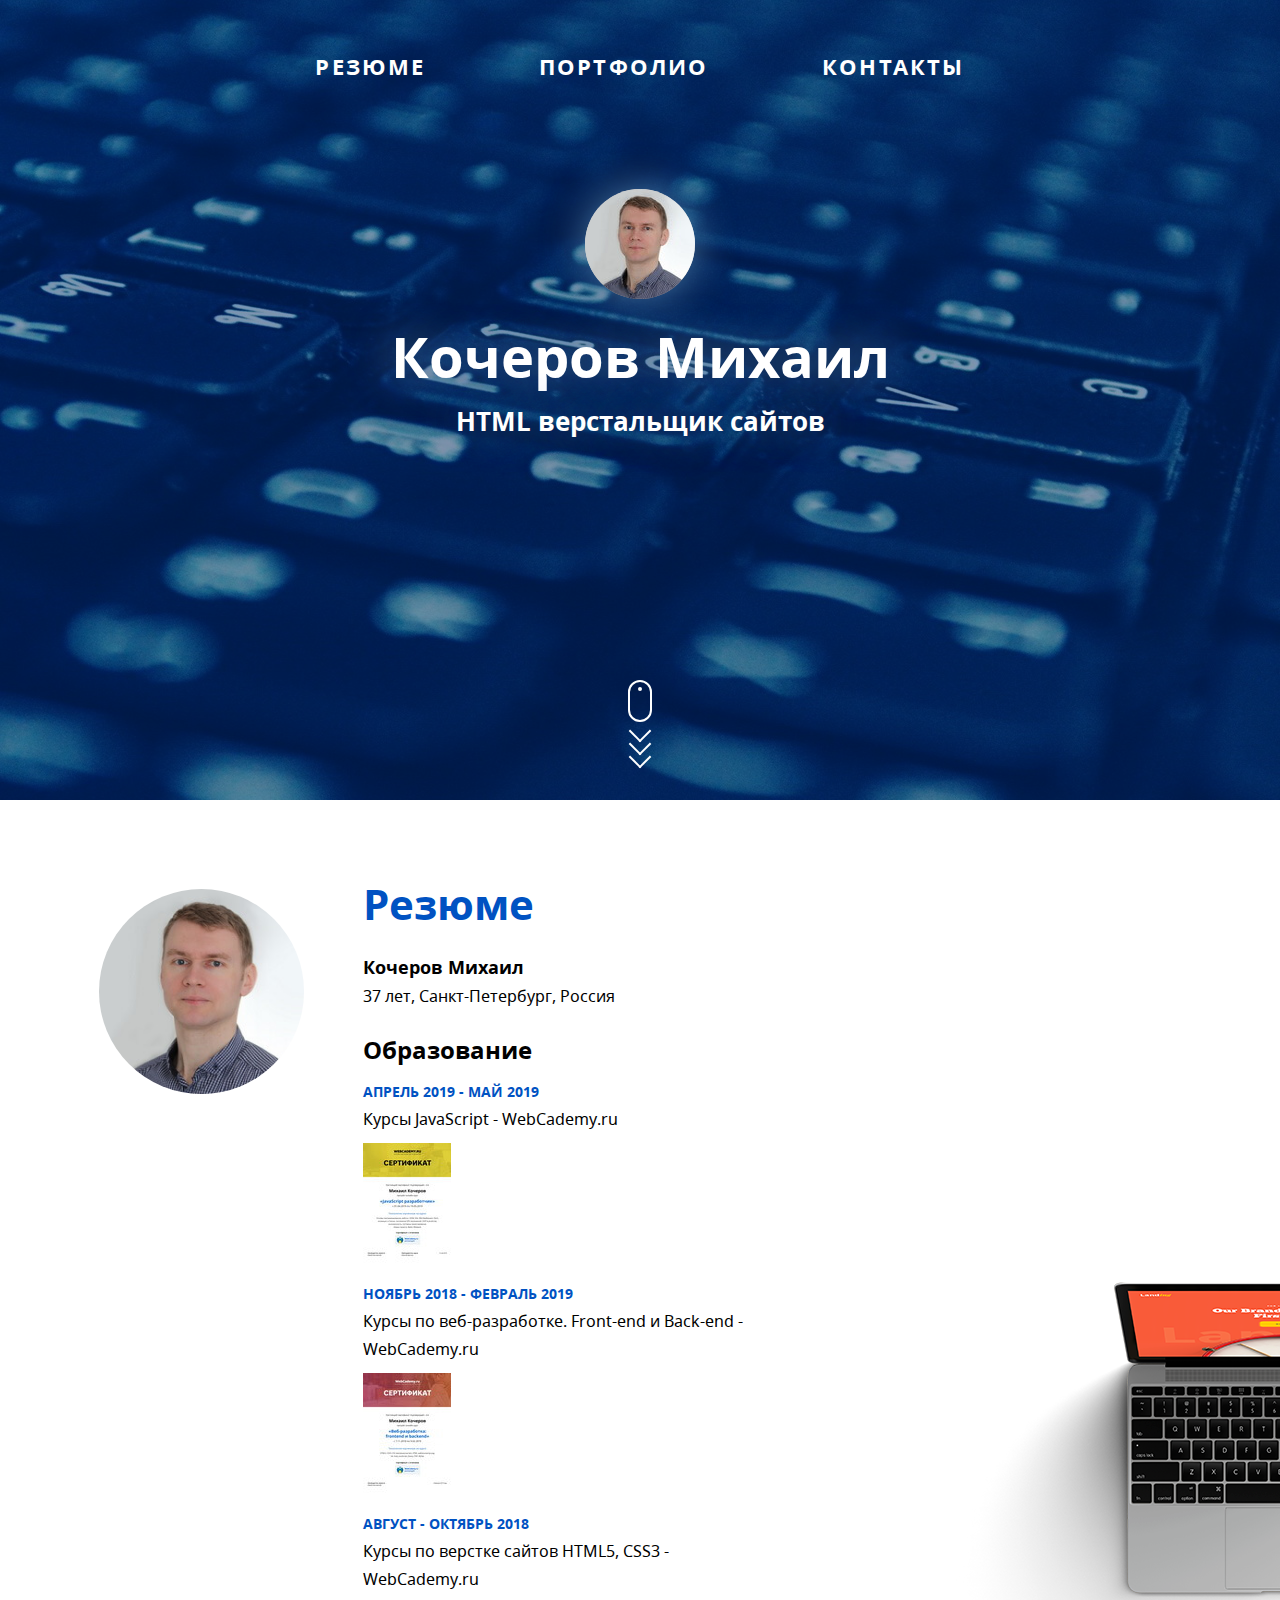
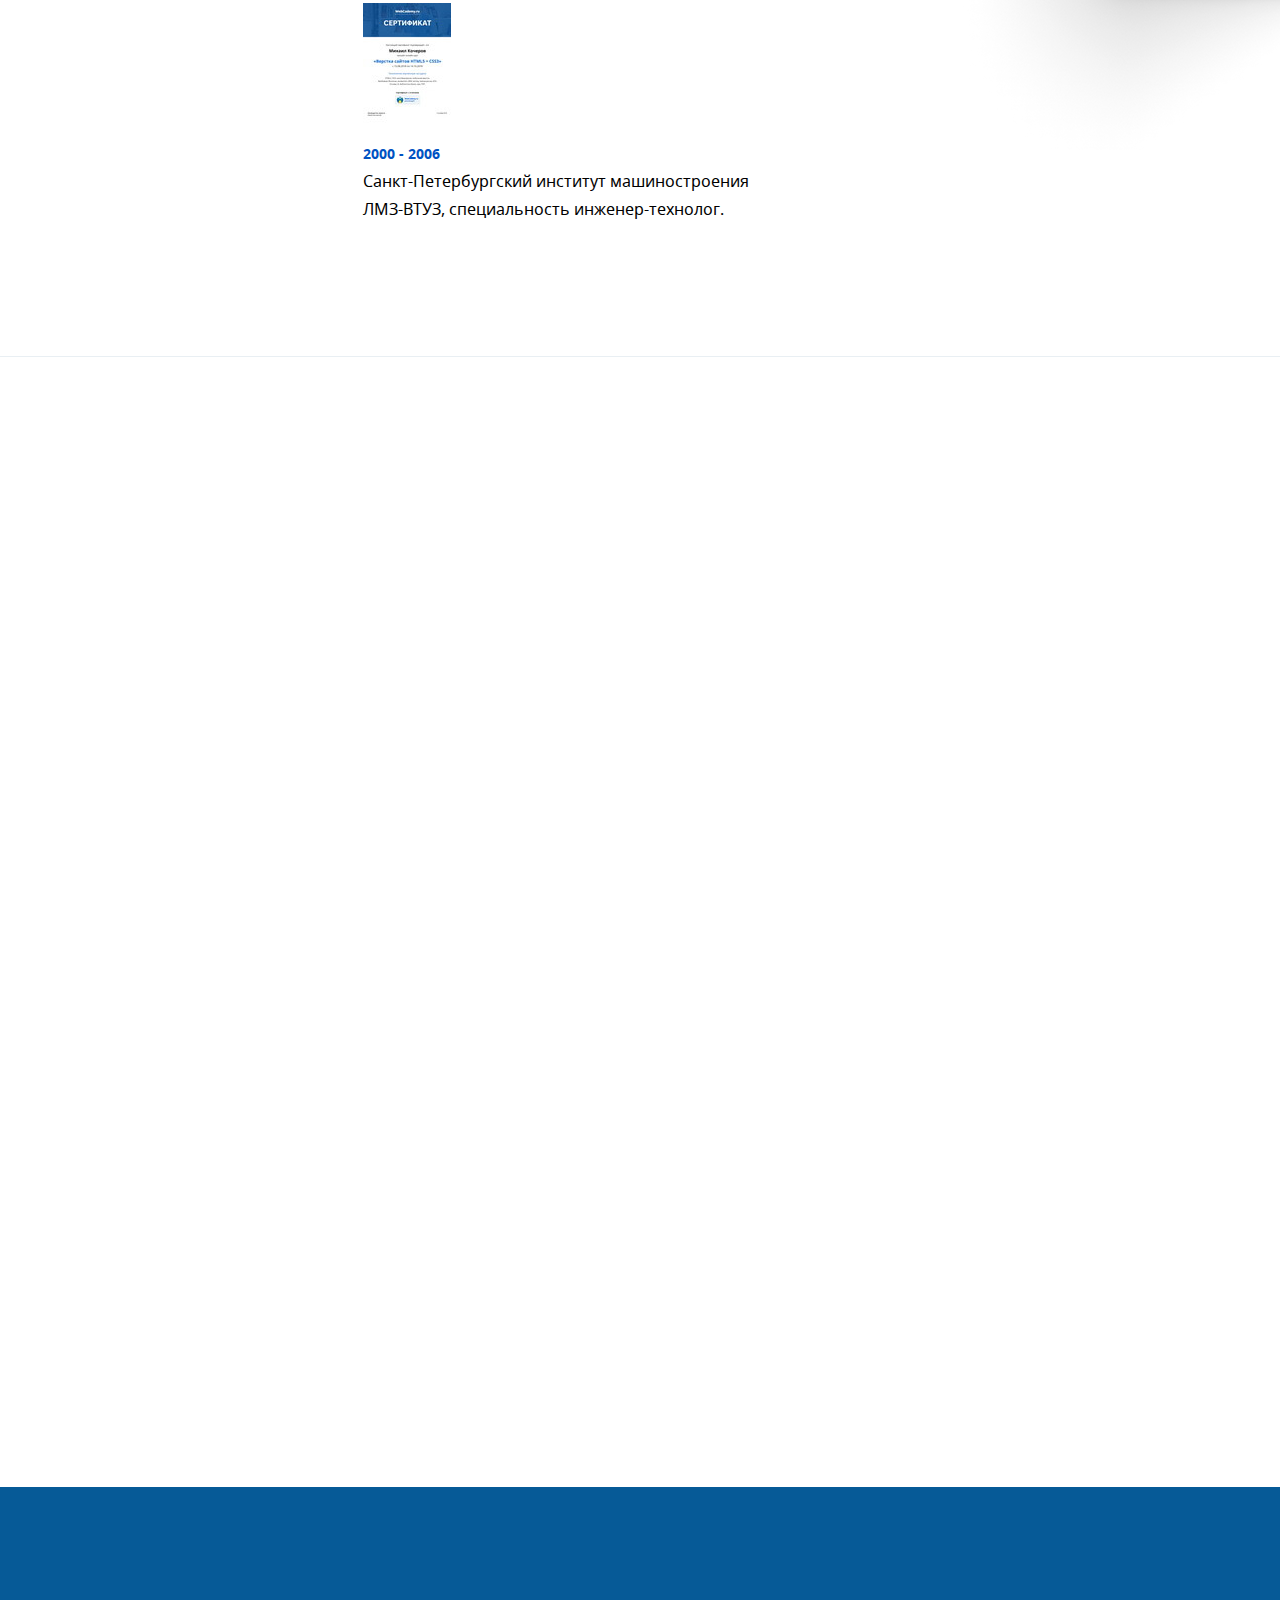
<file: index.html>
<!DOCTYPE html>
<html lang="ru">

<head>
    <meta charset="UTF-8">
    <meta http-equiv="X-UA-Compatible" content="IE=edge" />
    <meta name="viewport" content="width=device-width, initial-scale=1.0" />

    <!-- Titles -->
    <title>Персональный сайт портфолио - Кочеров Михаил</title>
    <meta name="keywords" content="Ключевые слова...">
    <meta name="description" content="Описание страницы...">

    <!-- Syles -->
    <link rel="stylesheet" href="libs/bootstrap/css/bootstrap.min.css">
    <link rel="stylesheet" href="css/main.css">
    <link rel="stylesheet" href="fonts/noto-webfont/noto.css">
    <link rel="stylesheet" href="fonts/font-awesome/css/font-awesome.min.css">
    <link rel="stylesheet" href="libs/fancybox/jquery.fancybox.css">
    
    <!-- Animate.css-->
   <link rel="stylesheet" href="libs/animate.css/animate.css">
    

    <!-- FavIcons -->
    <link rel="shortcut icon" href="img/favicons/favicon-48x48.ico" type="image/x-icon" />
    <link rel="apple-touch-icon" href="img/favicons/apple-touch-icon.png">


    <!-- HTML5 shim and Respond.js for IE8 support of HTML5 elements and media queries -->
    <!-- WARNING: Respond.js doesn't work if you view the page via file:// -->
    <!--[if lt IE 9]>
	      <script src="https://oss.maxcdn.com/html5shiv/3.7.3/html5shiv.min.js"></script>
	      <script src="https://oss.maxcdn.com/respond/1.4.2/respond.min.js"></script>
	    <![endif]-->
</head>

<body>

    <!--[if lt IE 8]>
	    <p class="browserupgrade">Вы используете <strong>устаревшую</strong> версию браузера. Пожалуйста <a href="http://browsehappy.com/">обновите свой браузер</a>.</p>
	<![endif]-->

    <!--header-->
    <div class="header">
        <div class="header__inner">

            <nav class="navigation">
                
                <button id="navigation__button" class="cmn-toggle-switch cmn-toggle-switch__htx">
                  <span>toggle menu</span>
                </button>
                <!--//navigation icon -->
                <ul class="navigation__list wow fadeIn">
                    <li><a href="#resume">Резюме</a></li>
                    <li><a href="#portfolio">Портфолио</a></li>
                    <li><a href="#contacts">Контакты</a></li>
                </ul>
            </nav>

            <div class="header__centered-content">
                <div class="user-photo user-photo--shadow wow fadein">
                    <img src="usercontent/img/photo-small3.jpg" alt="Кочеров Михаил">
                </div>

                <h1 class="header__title wow fadeInUp">Кочеров Михаил</h1>
                <h2 class="header__subtitle wow fadeInUp">HTML верстальщик сайтов</h2>
            </div>

            <a href="#resume" class="mouse_scroll wow fadeInDown">

                <div class="mouse">
                    <div class="wheel"></div>
                </div>
                <div>
                    <span class="m_scroll_arrows unu"></span>
                    <span class="m_scroll_arrows doi"></span>
                    <span class="m_scroll_arrows trei"></span>
                </div>
            </a>
        </div>
    </div>
    <!--//header-->
    <!--resume-->
    <div id="resume" class="section section--bottom-line section--bg-laptop">
        <div class="container">
            <div class="row wow fadeInUp">
                <!-- photo    -->
                <div class="hidden-xs col-sm-2 col-lg-3">
                    <div class="user-photo user-photo--big">
                        <img src="usercontent/img/photo-big3.jpg" alt="Кочеров Михаил">
                    </div>
                </div>
                <!--  // photo    -->
                <!--user resume   -->
                <div class="col-sm-10 col-lg-9">
                    <div class="heading">Резюме</div>

                    <p><span class="surname">Кочеров Михаил</span><br> 37 лет, Санкт-Петербург, Россия</p>
                    
                    <!--Experience & Education-->
                    <div class="row">
                        <div class="col-sm-6">
                            <div class="heading heading--medium heading--margin">
                                Образование
                            </div>
                            <ul class="definition-list">
								<li class="definition-list__item">
                                    <div class="definition-list__def">
                                        Апрель 2019 - май 2019
                                    </div>
                                    <div class="definition-list__desc">
                                        <p>
                                            Курсы JavaScript - WebCademy.ru
                                        </p>
                                        <a href="usercontent/img/full/js_full.jpg" class="fancybox" rel="group" title="Сертификат WebCademy.ru">
                                            <img src="usercontent/img/js_small.jpg" alt="Сертификат WebCademy.ru">
                                        </a>
                                    </div>
                                </li>
                               <li class="definition-list__item">
                                    <div class="definition-list__def">
                                        Ноябрь 2018 - февраль 2019
                                    </div>
                                    <div class="definition-list__desc">
                                        <p>
                                            Курсы по веб-разработке. Front-end и Back-end - WebCademy.ru
                                        </p>
                                        <a href="usercontent/img/full/dev_full.jpg" class="fancybox" rel="group" title="Сертификат WebCademy.ru">
                                            <img src="usercontent/img/dev_small.jpg" alt="Сертификат WebCademy.ru">
                                        </a>
                                    </div>
                                </li>
                                <li class="definition-list__item">
                                    <div class="definition-list__def">
                                        Август - октябрь 2018
                                    </div>
                                    <div class="definition-list__desc">
                                        <p>
                                            Курсы по верстке сайтов HTML5, CSS3 - WebCademy.ru
                                        </p>
                                        <a href="usercontent/img/full/html_full.jpg" class="fancybox" rel="group" title="Сертификат WebCademy.ru">
                                            <img src="usercontent/img/html_small.jpg" alt="Сертификат WebCademy.ru">
                                        </a>
                                    </div>
                                </li>
                                <li class="definition-list__item">
                                    <div class="definition-list__def">
                                        2000 - 2006
                                    </div>
                                    <div class="definition-list__desc">
                                        <p class="m-b-22">
                                            Санкт-Петербургский институт машиностроения ЛМЗ-ВТУЗ, специальность инженер-технолог.
                                        </p>
                                    </div>
                                </li>
                            </ul>
                        </div>
                    </div>
                    <!-- <a class="button wow fadeInUp" href="usercontent/pdf/resume.pdf" download>
                        <i class="fa fa-download" aria-hidden="true"></i> Скачать резюме
                    </a> -->
                    <!--//Experience & Education-->
                </div>
                <!-- //user resume   -->
            </div>
        </div>
    </div>
    <!--//resume-->



    <!--Portfolio-->
    <div id="portfolio" class="section section--padding-smaller section--bg-gear">
        <div class="container">
            <div class="heading heading--center wow fadeInUp">Мои работы</div>

            <!--  Filter -->
            <div class="filter-block">
                <ul class="filter-block__block wow fadeInUp">
                    <li class="filter-block__element">
                        <span class="filter-block__button filter" data-filter="all">Все</span>
                    </li>
                    <li class="filter-block__element">
                        <span class="filter-block__button filter" data-filter=".html-css">HTML+CSS</span>
                    </li>
                    <li class="filter-block__element">
                        <span class="filter-block__button filter" data-filter=".bootstrap">Bootstrap</span>
					</li>
					<li class="filter-block__element">
                        <span class="filter-block__button filter" data-filter=".less-sass">Less/Sass</span>
					</li>
					<li class="filter-block__element">
                        <span class="filter-block__button filter" data-filter=".webpack">Webpack</span>
                    </li>
                </ul>

            </div>
            <!--  //Filter -->
            <!--row with works-->
            <div class="row text-center" id="portfolio-projects">
				<div class="col-sm-4 mix less-sass wow fadeInUp">
                    <div class="portfolio-item">
                        <a href="usercontent/img/full/surfing.jpg" class="fancybox portfolio-item__image" rel="group" title="Личный сайт портфолио">
                            <div class="portfolio-item__image__hover">
                                <i class="fa fa-search"></i><br>
                                <span>смотреть макет</span>
                            </div>
                            <img src="usercontent/img/project_surfing.jpg" alt="Учебный макет Surfing Club">

                        </a>
                        <div class="portfolio-item__title">
                            <a href="https://kocherov-michael.github.io/Surfing/app/">Учебный макет Surfing Club</a>
                        </div>
                        <div class="portfolio-item__description">
                            Верстка лендинга сёрфинг клуба с использованием Less и Gulp.
                        </div>
                    </div>
				</div>
				<div class="col-sm-4 mix webpack less-sass wow fadeInUp">
                    <div class="portfolio-item">
                        <a href="usercontent/img/full/toxin.jpg" class="fancybox portfolio-item__image" rel="group" title="Личный сайт портфолио">
                            <div class="portfolio-item__image__hover">
                                <i class="fa fa-search"></i><br>
                                <span>смотреть макет</span>
                            </div>
                            <img src="usercontent/img/project_toxin.jpg" alt="Личный сайт портфолио">

                        </a>
                        <div class="portfolio-item__title">
                            <a href="https://kocherov-michael.github.io/toxin-booking/" target="_blank">Учебный макет Toxin</a>
                        </div>
                        <div class="portfolio-item__description">
                            Вёрстка многостраничного сайта отеля с использованием Sass, Pug, Webpack.
                        </div>
                    </div>
				</div>
				<div class="col-sm-4 mix webpack less-sass wow fadeInUp">
                    <div class="portfolio-item">
                        <a href="usercontent/img/full/calculator.jpg" class="fancybox portfolio-item__image" rel="group" title="Личный сайт портфолио">
                            <div class="portfolio-item__image__hover">
                                <i class="fa fa-search"></i><br>
                                <span>смотреть макет</span>
                            </div>
                            <img src="usercontent/img/project_calculator.jpg" alt="Калькулятор ювелира">

                        </a>
                        <div class="portfolio-item__title">
                            <!-- <a href="https://kocherov-michael.github.io/bella-calculator/dist/" target="_blank">Калькулятор ювелира</a> -->
                            <a href="https://michaelkocherov.ru/progect/bella/index.html" target="_blank">Калькулятор ювелира</a>
                        </div>
                        <div class="portfolio-item__description">
                            Создание JavaScript SPA для мобильных устройств с использованием ООП.
                        </div>
                    </div>
                </div>
                <div class="col-sm-4 mix html-css wow fadeInUp">
                    <div class="portfolio-item">
                        <a href="usercontent/img/full/booking.jpg" class="fancybox portfolio-item__image" rel="group" title="Учебный макет Booking">
                            <div class="portfolio-item__image__hover">
                                <i class="fa fa-search"></i><br>
                                <span>смотреть макет</span>
                            </div>
                            <img src="usercontent/img/project_booking.jpg" alt="Учебный макет Booking">

                        </a>
                        <div class="portfolio-item__title">
                            <a href="https://kocherov-michael.github.io/booking-hotels/" target="_blank">Учебный макет Booking</a>
                        </div>
                        <div class="portfolio-item__description">
                            Верстка сайта по PSD макету.
                        </div>
                    </div>
                </div>
                <div class="col-sm-4 mix less-sass bootstrap wow fadeInUp">
                    <div class="portfolio-item">
                        <a href="usercontent/img/full/apollo.jpg" class="fancybox portfolio-item__image" rel="group" title="Учебный макет Аполло">
                            <div class="portfolio-item__image__hover">
                                <i class="fa fa-search"></i><br>
                                <span>смотреть макет</span>
                            </div>
                            <img src="usercontent/img/project_apollo.jpg" alt="Учебный макет Аполло">

                        </a>
                        <div class="portfolio-item__title">
                            <a href="tutorial-pages/apollo/index.html" target="_blank">Учебный макет Аполло</a>
                        </div>
                        <div class="portfolio-item__description">
                            Верстка лендинга хостинг компании. Мобильная адаптивность.
                        </div>
                    </div>
                </div>
                <div class="col-sm-4 mix less-sass bootstrap wow fadeInUp">
                    <div class="portfolio-item">
                        <a href="usercontent/img/full/portfolio.jpg" class="fancybox portfolio-item__image" rel="group" title="Личный сайт портфолио">
                            <div class="portfolio-item__image__hover">
                                <i class="fa fa-search"></i><br>
                                <span>смотреть макет</span>
                            </div>
                            <img src="usercontent/img/project_portfolio.jpg" alt="Личный сайт портфолио">

                        </a>
                        <div class="portfolio-item__title">
                            <a href="#top">Личный сайт портфолио</a>
                        </div>
                        <div class="portfolio-item__description">
                            Верстка личного сайта портфолио на котором вы сейчас находитесь.
                        </div>
                    </div>
				</div>
				
            </div>
            <!--//row with works-->
        </div>
    </div>

    <!--//Portfolio-->

    <!--Contacts-->
    <div id="contacts" class="block-bg contacts section .section--padding-smaller section--bg-cloud">
        <div class="container">
            <div class="row">


                <!-- Contacts-text -->
                <div class="col-sm-6 wow fadeInUp">
                    <div class="heading heading--white">
                        Контакты
                    </div>
                    <div class="contacts__description">
                        <p>
                            Если вы ищите специалиста по верстке сайтов, front-end разработчика в команду или для работы над проектом — я к вашим услугам.
                        </p>
                    </div>

                    <!--  Contact data-->
                    <div class="row">
                        <!--email skype-->
                        <div class="col-lg-6">
                            <ul class="definition-list definition-list--small-m-b">
                                <li class="definition-list__item">
                                    <div class="definition-list__def definition-list__def--light definition-list__def--bigger">
                                        Email
                                    </div>
                                    <div class="definition-list__desc">
                                        <p><a href="mailto:ko4erov@mail.ru">
                                            ko4erov@mail.ru
                                        </a>
                                        </p>
                                    </div>
                                </li>
                                <li class="definition-list__item">
                                    <div class="definition-list__def definition-list__def--light definition-list__def--bigger">
                                        SKYPE
                                    </div>
                                    <div class="definition-list__desc">
                                        <p><a href="skype:live:ko4erovv?chat">
                                            live:ko4erovv
                                        </a>
                                        </p>
                                    </div>
                            </ul>
                        </div>
                        <!--//email skype-->
                        <!--phone adress-->
                        <div class="col-lg-6">
                            <ul class="definition-list">
                                <li class="definition-list__item">
                                    <div class="definition-list__def definition-list__def--light definition-list__def--bigger">
                                        телефон
                                    </div>
                                    <div class="definition-list__desc">
                                        <p><a href="tel:+7 (911) 812-11-82">
                                            +7 (911) 812-11-82
                                        </a>
                                        </p>
                                    </div>
                                </li>
                                <li class="definition-list__item ">
                                    <div class="definition-list__def definition-list__def--light definition-list__def--bigger">
                                        Адрес
                                    </div>
                                    <div class="definition-list__desc ">
                                        <p>
                                            Россия, Санкт-Петербург
                                        </p>
                                    </div>
                            </ul>
                        </div>
                        <!--//phone adress-->
                    </div>
                    <!-- // Contact data-->

                    <!--social icons-->
                    <div class="definition-list__def definition-list__def--light definition-list__def--bigger">
                        социальные сети
                    </div>
                    <div class="definition-list__desc">
                        <div class="social-icons">
                            <a href="https://vk.com/nicehoney" class="fa fa-vk" aria-hidden="true" target="_blank"></a>
                            <a href="https://github.com/kocherov-michael" class="fa fa-github" aria-hidden="true" target="_blank"></a>
                        </div>
                    </div>
                    <!--//social icons-->
                </div>
                <!-- //Contacts-text -->

                <!-- Contacts-form -->
                <div class="col-sm-6 wow fadeInUp">
                    <div class="heading heading--medium heading--padding-top heading--white">
                        Связаться со мной
                    </div>

                    <form class="contact-form" action="php/mail.php" id="contact-form" method="POST">
                       
                       	<!-- Hidden Required Fields -->
						<input type="hidden" name="project_name" value="Мой сайт портфолио">
						<input type="hidden" name="form_from" value="admin@michael.qlihost.ru">
						<input type="hidden" name="admin_email" value="ko4erov@mail.ru">
						<input type="hidden" name="form_subject" value="Сообщение с сайта">
						<!-- END Hidden Required Fields -->

                        <input type="text" class="contact-form__input" name="name" placeholder="Имя">
                        <input type="text" class="contact-form__input" name="email" placeholder="Email">
                        <div class="clearfix">
                            <input type="text" class="contact-form__input contact-form__input--half-width" name="skype" placeholder="Skype">
                            <input type="text" class="contact-form__input contact-form__input--half-width" name="phone" placeholder="Телефон">
                        </div>
                        <div class="contact-form__bg-pencil">
                            <textarea class="contact-form__textarea" name="message" placeholder="Ваше сообщение"></textarea>
                            <input type="submit" class="contact-form__submit" value="Отправить">
                        </div>
                    </form>
                    <div id="answer"></div>
                </div>
                <!-- //Contacts-form -->

            </div>
        </div>
    </div>
    <!--//Contacts-->
    <!--Copyright-->
    <div class="copyright">
        <div class="container wow fadeInUp">
            <p class="copyright__label">© 2020 Кочеров Михаил</p>
            <p>Веб-разработчик из Санкт-Петербурга, занимаюсь версткой и созданием сайтов.</p>
            <p>Этот сайт сделал в рамках прохождения обучения по верстке на курсах от <a href="http://webcademy.ru" target="_blank">WebCademy.ru</a></p>
        </div>
    </div>
    <!--//Copyright-->



    <!--Vendor scripts-->
    <script src="libs/jquery/jquery-3.4.1.min.js"></script>
    <script src="libs/bootstrap/js/bootstrap.min.js"></script>
    <script src="libs/pagescroll2id/jquery.malihu.PageScroll2id.js"></script>
    <script src="libs/mixitup2/jquery.mixitup.min.js"></script>
    <script src="libs/fancybox/jquery.fancybox.pack.js"></script>
    <script src="libs/jquery/jquery.mousewheel-3.0.6.pack.js"></script>
    <script src="libs/jquery.validate/jquery.validate.js"></script>
    <script src="libs/wow-js/wow.min.js"></script>


    <!--  Custom scripts  -->
<!--    <script src="js/navigation-icon.js"></script>-->
    <script src="js/navigation.js"></script>
    <script src="js/main.js"></script>

</body>

</html>
</file>
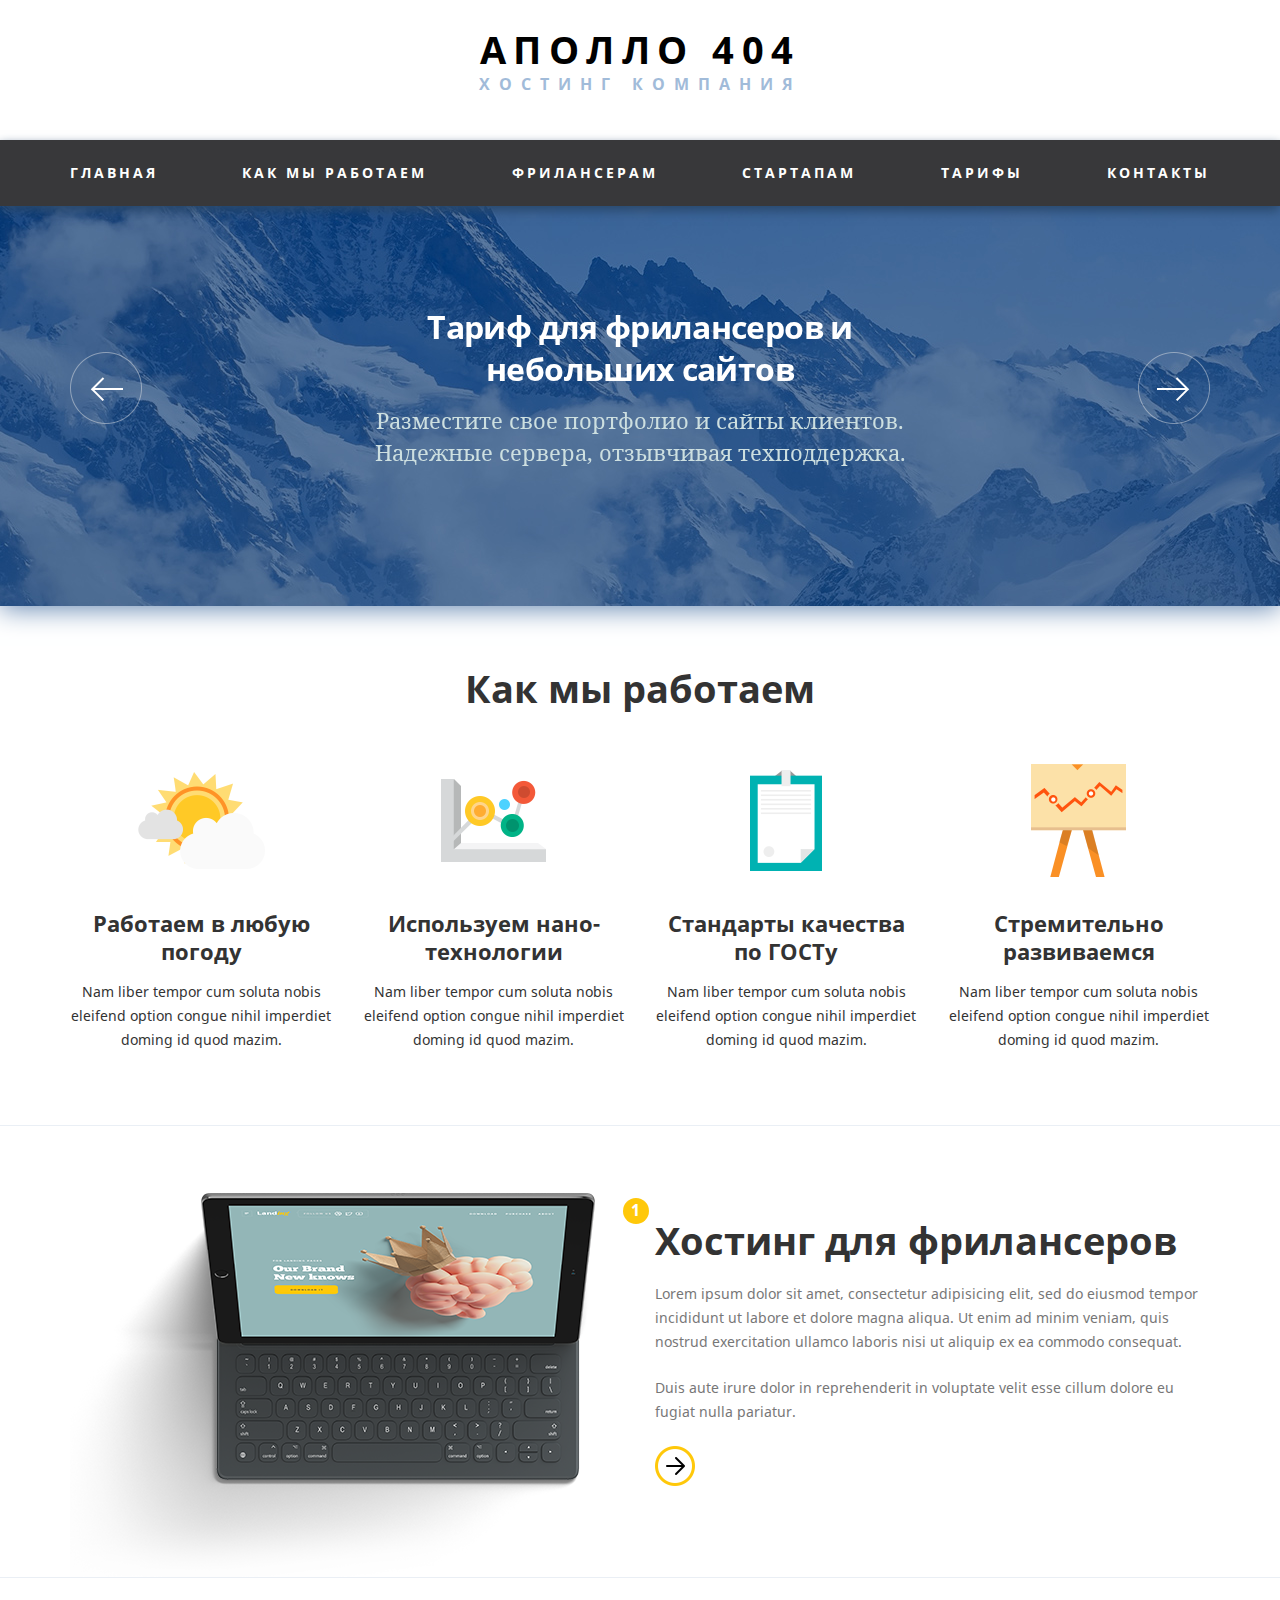
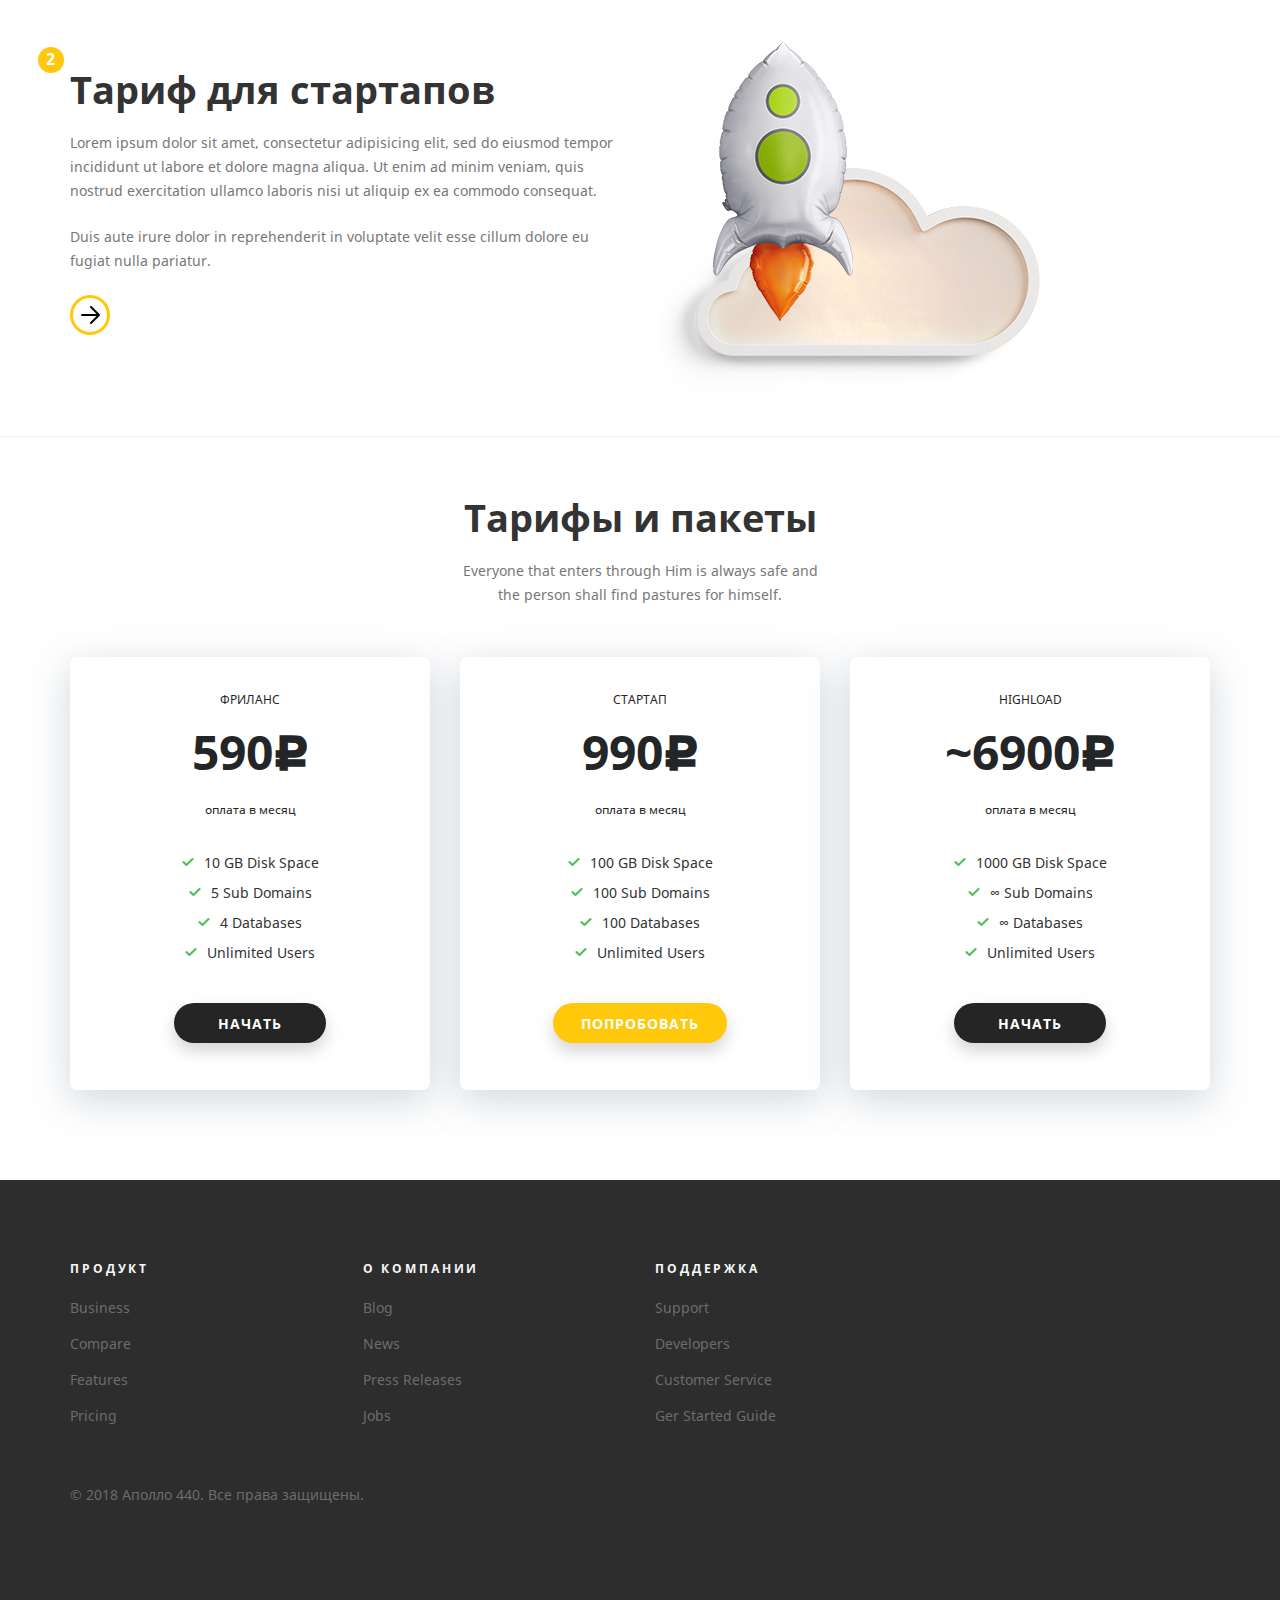
<file: tutorial-pages/apollo/index.html>
<!DOCTYPE html>
<html lang="ru">

<head>
    <meta charset="UTF-8">

    <!-- Titles -->
    <title>Apollo</title>
    <meta name="description" content="">
    <meta name="keywords" content="">

    <!-- Адаптивная  верстка -->
    <meta name="viewport" content="width=device-width, initial-scale=1.0" />
    <meta http-equiv="X-UA-Compatible" content="IE=edge" />

    <!-- Bootstrap -->
    <link href="libs/bootstrap-3.3.7-dist/css/bootstrap.css" rel="stylesheet">

    <!-- Syles -->
    <link rel="stylesheet" href="libs/normalize/normalize.css">
    <!--    <link rel="stylesheet" href="libs/bootstrap-3-grid/bootstrap.min.css">-->
    <link rel="stylesheet" href="css/main.css">
    <link rel="stylesheet" href="fonts/notosans/stylesheet.css">
    <link rel="stylesheet" href="fonts/notoserif/notoserif.css">
    <link rel="stylesheet" href="fonts/alsrubl/alsrubl.css">

    <!--Owl-carousel-->
    <link rel="stylesheet" href="libs/owl-carousel/owl.carousel.css">


    <!-- FavIcons -->
    <link rel="icon" href="img/favicons/favicon-16.ico" type="image/x-icon" />



</head>

<body>

    <!--[if lt IE 8]>
	<p class="browserupgrade">Вы используете <strong>устаревшую</strong> версию браузера. Пожалуйста <a href="http://browsehappy.com/">обновите свой браузер</a>.</p>
	<![endif]-->



    <!-- Logo-->
    <div class="container" id="main">
        <div class="logo">
            <div class="logo_name">Аполло 404</div>
            <div class="logo_slogan">хостинг компания</div>
        </div>
    </div>

    <!-- //Logo-->
    <!--Navigation-->
    <nav class="navigation">
        <div id="navigation-toggle" class="navigation__toggle-button">Навигация</div>
        <div class="container container--mobile--no--padding">
            <ul>
                <li><a href="#main">главная</a></li>
                <li><a href="#benefits">как мы работаем</a></li>
                <li><a href="#freelance">фрилансерам</a></li>
                <li><a href="#startup">стартапам</a></li>
                <li><a href="#price">тарифы</a></li>
                <li><a href="#footer">контакты</a></li>
            </ul>
        </div>
    </nav>
    <!--//Navigation-->

    <!--  Slider  -->
    <div class="slider">
        <div class="container">

            <div id="top-slider" class="owl-carousel">

                <div class="row">
                    <div class="col-sm-8 col-sm-offset-2 col-lg-6 col-lg-offset-3">
                        <div class="hidden-xs">
                            <div class="slider__title">Тариф для фрилансеров и небольших сайтов</div>
                            <div class="slider__slogan">Разместите свое портфолио и сайты клиентов. Надежные сервера, отзывчивая техподдержка.</div>
                        </div>

                        <div class="visible-xs">
                            <div class="slider__title">Тариф для фрилансеров</div>
                            <div class="slider__slogan">Надежные сервера, отзывчивая техподдержка.</div>
                        </div>
                    </div>
                </div>
                <div class="row">
                    <div class="col-sm-8 col-sm-offset-2 col-lg-6 col-lg-offset-3">
                        <div class="hidden-xs">
                            <div class="slider__title">Нужен хостинг для стартапа? Вы в правильном месте!</div>
                            <div class="slider__slogan">Начните со специального стартап тарифа. Увеличивайте мощности при необходимости.</div>
                        </div>

                        <div class="visible-xs">
                            <div class="slider__title">Хостинг для стартапа</div>
                            <div class="slider__slogan">Увеличивайте мощноности при необходимости.</div>
                        </div>
                    </div>
                </div>
                <div class="row">
                    <div class="col-sm-8 col-sm-offset-2 col-lg-6 col-lg-offset-3">
                        <div class="hidden-xs">
                            <div class="slider__title">Надежная площадка для высоконагруженных проектов</div>
                            <div class="slider__slogan">Супер мощные сервера, мгновенная масштабируемость, гибкая конфигурация.</div>
                        </div>

                        <div class="visible-xs">
                            <div class="slider__title">Highload площадка</div>
                            <div class="slider__slogan">Супер мощные сервера, мгновенная масштабируемость.</div>
                        </div>
                    </div>
                </div>
            </div>
        </div>
    </div>
    <!-- // Slider  -->


    <!--  How we work  -->
    <div class="container text-center section section-benefits" id="benefits">
        <div class="heading">Как мы работаем</div>
        <div class="row">
            <div class="col-xs-12 col-sm-6 col-lg-3 benefit-block">

                <div class="benefit-block__img">
                    <div>
                        <img src="img/images/weather.png" alt="Работаем в любую погоду">
                    </div>

                </div>


                <div class="benefit-block__header">
                    Работаем в любую погоду
                </div>

                <div class="benefit-block__text">
                    Nam liber tempor cum soluta nobis eleifend option congue nihil imperdiet doming id quod mazim.
                </div>

            </div>

            <div class="col-xs-12 col-sm-6 col-lg-3 benefit-block">

                <div class="benefit-block__img">
                    <div>
                        <img src="img/images/graph.png" alt="Используем нано-технологии">
                    </div>
                </div>


                <div class="benefit-block__header">
                    Используем нано-технологии
                </div>

                <div class="benefit-block__text">
                    Nam liber tempor cum soluta nobis eleifend option congue nihil imperdiet doming id quod mazim.
                </div>

            </div>
            <div class="col-xs-12 col-sm-6 col-lg-3 benefit-block">

                <div class="benefit-block__img">
                    <div>
                        <img src="img/images/flipchart.png" alt="Стандарты качества по ГОСТу">
                    </div>

                </div>


                <div class="benefit-block__header">
                    Стандарты качества по ГОСТу
                </div>

                <div class="benefit-block__text">
                    Nam liber tempor cum soluta nobis eleifend option congue nihil imperdiet doming id quod mazim.
                </div>

            </div>
            <div class="col-xs-12 col-sm-6 col-lg-3 benefit-block">

                <div class="benefit-block__img">
                    <div>
                        <img src="img/images/presentation.png" alt="Стремительно развиваемся">
                    </div>

                </div>


                <div class="benefit-block__header">
                    Стремительно развиваемся
                </div>

                <div class="benefit-block__text">
                    Nam liber tempor cum soluta nobis eleifend option congue nihil imperdiet doming id quod mazim.
                </div>

            </div>
        </div>
    </div>
    <!-- // How we work  -->

    <div class="line"></div>

    <!--Freelance Hosting-->
    <div class="container section section-freelance servise-description" id="freelance">
        <div class="row">
            <div class="col-xs-12 col-sm-6">
                <div class="servise-description__img">
                    <img src="img/images/notebook.png" alt="Хостинг для фрилансеров">
                </div>
            </div>
            <div class="col-xs-12 col-sm-6">
                <h3 class="heading heading--smaller-margin heading--number heading--number-1">Хостинг для фрилансеров</h3>

                <div class="servise-description__content">
                    <p>Lorem ipsum dolor sit amet, consectetur adipisicing elit, sed do eiusmod tempor incididunt ut labore et dolore magna aliqua. Ut enim ad minim veniam, quis nostrud exercitation ullamco laboris nisi ut aliquip ex ea commodo consequat.</p>
                    <p>Duis aute irure dolor in reprehenderit in voluptate velit esse cillum dolore eu fugiat nulla pariatur.</p>
                </div>
                <a href="#" class="servise-description__button-arrow"></a>
            </div>
        </div>
    </div>
    <!--//Freelance Hosting-->

    <div class="line"></div>
    
    <!--Srartup Hosting-->
    <div class="container section servise-description section-startup" id="startup">
        <div class="row">
            <div class="col-xs-12 col-sm-6 col-sm-push-6">
                <div class="servise-description__img servise-description__img--xs-m-b-40">
                    <img src="img/images/rocket.png" alt="Тариф для стартапов">
                </div>
            </div>
            <div class="col-xs-12 col-sm-6 col-sm-pull-6">
                <h3 class="heading heading--smaller-margin heading--number heading--number-2">Тариф для стартапов</h3>

                <div class="servise-description__content">
                    <p>Lorem ipsum dolor sit amet, consectetur adipisicing elit, sed do eiusmod tempor incididunt ut labore et dolore magna aliqua. Ut enim ad minim veniam, quis nostrud exercitation ullamco laboris nisi ut aliquip ex ea commodo consequat.</p>
                    <p>Duis aute irure dolor in reprehenderit in voluptate velit esse cillum dolore eu fugiat nulla pariatur.</p>
                </div>
                <a href="#" class="servise-description__button-arrow"></a>
            </div>
        </div>
    </div>
    <!--//Srartup Hosting-->
    
    <div class="line"></div>

    <!--Prices-->
    
   
    <div class="container section section--p-b-102" id="price">
      <div class="row">
          <div class="col-sm-6 col-md-4 col-sm-offset-3 col-md-offset-4 text-center">
              <h3 class="heading heading--smaller-margin">Тарифы и пакеты</h3>
       <p class="subtitle_text">Everyone that enters through Him is always safe and the person shall find pastures for himself.</p>
          </div>
      </div>
        <div class="row">
            <div class="col-xs-12 col-sm-4">
               
            <!--  package 1 -->
                <div class="package">
                   <div class="package__type">фриланс</div>
                   <div class="package__price">590</div>
                   <div class="package__period">оплата в месяц</div>
                   <div class="package__benefits">
                   <ul>
                       <li>10 GB Disk Space</li>
                       <li>5 Sub Domains</li>
                       <li>4 Databases</li>
                       <li>Unlimited Users</li>
                   </ul>
                    </div>
                    <a href="#main" class="button">начать</a>
                </div>
            <!--  //package 1 -->
            </div>
            <div class="col-xs-12 col-sm-4">
                <!--  package 2 -->
                <div class="package">
                   <div class="package__type">стартап</div>
                   <div class="package__price">990</div>
                   <div class="package__period">оплата в месяц</div>
                   <div class="package__benefits">
                   <ul>
                       <li>100 GB Disk Space</li>
                       <li>100 Sub Domains</li>
                       <li>100 Databases</li>
                       <li>Unlimited Users</li>
                   </ul>
                    </div>
                    <a href="#main" class="button button--orange">попробовать</a>
                </div>
            <!--  //package 2 -->
            </div>
            <div class="col-xs-12 col-sm-4">
                <!--  package 3 -->
                <div class="package last">
                   <div class="package__type">highload</div>
                   <div class="package__price">~6900</div>
                   <div class="package__period">оплата в месяц</div>
                   <div class="package__benefits">
                   <ul>
                       <li>1000 GB Disk Space</li>
                       <li>∞ Sub Domains</li>
                       <li>∞ Databases</li>
                       <li>Unlimited Users</li>
                   </ul>
                    </div>
                    <a href="#main" class="button">начать</a>
                </div>
            <!--  //package 3 -->
            </div>
        </div>
    </div>
    <!--//Prices-->

    <!--footer-->
    <div class="footer section" id="footer">
        <div class="container">
            <nav class="row">
                <div class="col-xs-12 col-sm-4 col-lg-3">
                   <div class="footer__title">продукт</div>
                     <ul class="footer__nav">
                         <li><a href="#main">Business</a></li>
                         <li><a href="#main">Compare</a></li>
                         <li><a href="#main">Features</a></li>
                         <li><a href="#main">Pricing</a></li>
                     </ul>
                </div>
                <div class="col-xs-12 col-sm-4 col-lg-3">
                   <div class="footer__title">о компании</div>
                     <ul class="footer__nav">
                         <li><a href="#main">Blog</a></li>
                         <li><a href="#main">News</a></li>
                         <li><a href="#main">Press Releases</a></li>
                         <li><a href="#main">Jobs</a></li>
                     </ul>
                </div>
                <div class="col-xs-12 col-sm-4 col-lg-3">
                   <div class="footer__title">поддержка</div>
                     <ul class="footer__nav">
                         <li><a href="#main">Support</a></li>
                         <li><a href="#main">Developers</a></li>
                         <li><a href="#main">Customer Service</a></li>
                         <li><a href="#main">Ger Started Guide</a></li>
                     </ul>
                </div>
            </nav>
            <p>© 2018 Аполло 440. Все права защищены.</p>
            
        </div>
    </div>
    <!--//footer-->


    <!--[if lt IE 9]>
	<script src="libs/html5shiv/es5-shim.min.js"></script>
	<script src="libs/html5shiv/html5shiv.min.js"></script>
	<script src="libs/html5shiv/html5shiv-printshiv.min.js"></script>
	<script src="libs/respond/respond.min.js"></script>
	<![endif]-->

    <!-- Scripts -->
    <!-- jQuery (necessary for Bootstrap's JavaScript plugins) -->
    <!--    <script src="https://ajax.googleapis.com/ajax/libs/jquery/1.12.4/jquery.min.js"></script>-->
    <!-- Include all compiled plugins (below), or include individual files as needed -->

    <!--Vendor scripts-->
    <script src="libs/jquery/jquery-3.3.1.min.js"></script>
    <script src="libs/bootstrap-3.3.7-dist/js/bootstrap.min.js"></script>
    <script src="libs/owl-carousel/owl.carousel.min.js"></script>
    <script src="libs/pagescroll2id/jquery.malihu.PageScroll2id.js"></script>

    <!--    user scripts  -->
    <script src="js/main.js"></script>

</body>

</html>
</file>
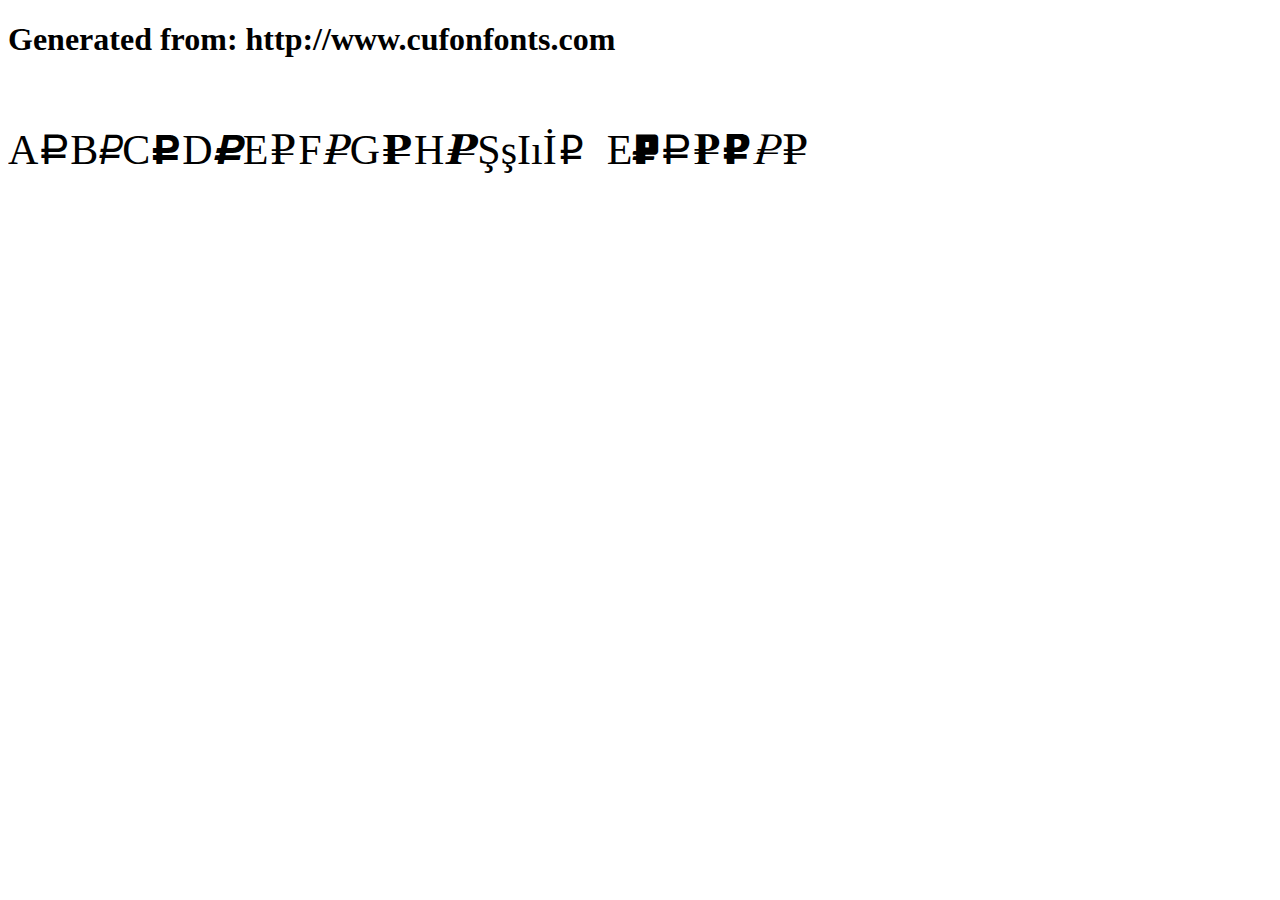
<file: tutorial-pages/apollo/fonts/alsrubl/example.html>
<!DOCTYPE html>
<html xmlns="http://www.w3.org/1999/xhtml">
<head>
    <meta http-equiv="Content-Type" content="text/html; charset=utf-8"/>
    <link rel="stylesheet" type="text/css"
          href="style.css"/>
</head>

<body>

<h1>Generated from: http://www.cufonfonts.com</h1><br/>
<h1 style="font-family:'ALS Rubl';font-weight:normal;font-size:42px">AaBbCcDdEeFfGgHhŞşIıİi Example</h1>


</body>
</html>
</file>
<file: css/main.css>
/*
 * Box-sizing-model
 */
*,
*:before,
*:after {
  -moz-box-sizing: border-box;
  -webkit-box-sizing: border-box;
  box-sizing: border-box;
}
/*
 * Responsive images
*/
img {
  max-width: 100%;
  height: auto;
}
/*
 * Cursor change on hover on Buttons
*/
input[type="submit"] {
  cursor: pointer;
}
/*
 * A better looking default horizontal rule
 */
hr {
  display: block;
  height: 1px;
  border: 0;
  border-top: 1px solid #ccc;
  margin: 1em 0;
  padding: 0;
}
/*
 * Allow only vertical resizing of textareas.
 */
textarea {
  resize: vertical;
}
/*
 * Clearfix: contain floats
 *
 * For modern browsers
 * 1. The space content is one way to avoid an Opera bug when the
 *    `contenteditable` attribute is included anywhere else in the document.
 *    Otherwise it causes space to appear at the top and bottom of elements
 *    that receive the `clearfix` class.
 * 2. The use of `table` rather than `block` is only necessary if using
 *    `:before` to contain the top-margins of child elements.
 */
.clearfix:before,
.clearfix:after {
  content: " ";
  /* 1 */
  display: table;
  /* 2 */
}
.clearfix:after {
  clear: both;
}
.clear {
  clear: both;
  height: 0;
  width: 0;
  visibility: hidden;
}
/* ==========================================================================
   Browser Upgrade Prompt
   ========================================================================== */
.browserupgrade {
  margin: 0.2em 0;
  background: #ccc;
  color: #000;
  padding: 0.2em 0;
}
html,
body {
  height: 100%;
  min-width: 320px;
}
html {
  font-size: 10px;
  line-height: 1.4;
}
body {
  font-size: 1.6rem;
  /* 10px * 1.6 = 16px */
  font-family: 'Noto Sans';
}
p {
  font-size: 14px;
  line-height: 22px;
  color: #000;
}
@media (min-width: 768px) {
  p {
    font-size: 16px;
    line-height: 28px;
  }
}
.m-b-20 {
  margin-bottom: 20px;
}
@media (min-width: 768px) {
  .m-b-20 {
    margin-bottom: 12px;
  }
}
.m-b-22 {
  margin-bottom: -22px;
}
@media (min-width: 768px) {
  .m-b-22 {
    margin-bottom: 0px;
  }
}
.surname {
  font-size: 18px;
  font-weight: 700;
  line-height: 28px;
}
/*==========  Desktop First Method  ==========*/
/* Large Devices, Wide Screens - adaptive styles bofore 1200px */
/* Medium Devices, Desktops - adaptive styles bofore 992px */
/* Small Devices, Tablets - adaptive styles bofore 768px */
/* Extra Small Devices, Phones - adaptive styles bofore 480px */
/* Custom, iPhone Retina - adaptive styles bofore 320px */
.navigation {
  font-size: 18px;
  font-weight: 700;
  letter-spacing: 2.2px;
  text-transform: uppercase;
  top: 56px;
  left: 0;
  right: 0;
}
@media (min-width: 768px) {
  .navigation {
    position: absolute;
  }
}
@media (min-width: 1200px) {
  .navigation {
    font-size: 22px;
    top: 51px;
  }
}
.navigation .navigation__toggle {
  display: block;
  font-size: 38px;
  position: absolute;
  top: 16px;
  right: 16px;
  z-index: 2;
}
@media (min-width: 768px) {
  .navigation .navigation__toggle {
    display: none;
  }
}
.navigation .navigation__toggle--fixed {
  position: fixed;
}
.navigation ul.navigation__list {
  margin: 0;
  padding: 0;
  list-style-type: none;
  text-align: center;
  display: none;
  z-index: 1;
  position: fixed;
  top: 0;
  bottom: 0;
  left: 0;
  right: 0;
  background-color: rgba(11, 81, 136, 0.95);
}
@media (min-width: 768px) {
  .navigation ul.navigation__list {
    display: block;
    position: absolute;
  }
}
.navigation ul.navigation__list--open {
  display: -webkit-flex;
  display: -moz-flex;
  display: -ms-flex;
  display: -o-flex;
  display: flex;
  justify-content: center;
  align-items: center;
  flex-direction: column;
}
.navigation ul.navigation__list li {
  margin: 0 0 40px;
  padding: 0;
  display: block;
  margin-left: auto;
  margin-right: auto;
}
@media (min-width: 768px) {
  .navigation ul.navigation__list li {
    margin: 0;
    padding: 0;
    display: inline-block;
    margin-right: 41px;
  }
}
@media (min-width: 768px) and (min-width: 1200px) {
  .navigation ul.navigation__list li {
    margin-right: 105px;
  }
}
@media (min-width: 768px) {
  .navigation ul.navigation__list li:last-child {
    margin-right: 0;
  }
}
.navigation a {
  color: #fff;
  text-decoration: none;
}
.navigation a:hover,
.navigation a:focus,
.navigation a:active {
  color: #ffe400;
}
.user-photo {
  height: 110px;
  width: 110px;
  margin-left: auto;
  margin-right: auto;
  margin-bottom: 35px;
  border-radius: 50%;
  overflow: hidden;
  background-image: url(../img/placeholders/user-avatar-placeholder-small.jpg);
  background-repeat: no-repeat;
  background-position: center;
  background-size: cover;
}
@media (min-width: 768px) {
  .user-photo {
    margin-bottom: 40px;
  }
}
@media (min-width: 1200px) {
  .user-photo {
    margin-bottom: 27px;
  }
}
.user-photo--big {
  max-width: 100%;
  height: auto;
  border-radius: 50%;
  background-image: url(../img/placeholders/user-avatar-placeholder-big.jpg);
  margin-top: 15px;
}
@media (min-width: 1200px) {
  .user-photo--big {
    width: 205px;
    height: 205px;
  }
}
.user-photo--shadow {
  box-shadow: 0px 0px 40px 0px #48779f;
}
*,
*:before,
*:after {
  -moz-box-sizing: border-box;
  -webkit-box-sizing: border-box;
  box-sizing: border-box;
}
a.mouse_scroll {
  display: block;
  margin: 0 auto;
  width: 24px;
  height: 50px;
  position: absolute;
  bottom: 2rem;
  left: 50%;
  margin-left: -12px;
  cursor: pointer;
  animation-delay: 1.2s;
}
@media (min-width: 768px) {
  a.mouse_scroll {
    height: 100px;
    bottom: 2rem;
  }
}
.m_scroll_arrows {
  display: block;
  width: 5px;
  height: 5px;
  -ms-transform: rotate(45deg);
  /* IE 9 */
  -webkit-transform: rotate(45deg);
  /* Chrome, Safari, Opera */
  transform: rotate(45deg);
  border-right: 2px solid white;
  border-bottom: 2px solid white;
  margin: 0 0 3px 4px;
  width: 16px;
  height: 16px;
}
.unu {
  margin-top: 1px;
}
.unu,
.doi,
.trei {
  -webkit-animation: mouse-scroll 1s infinite;
  -moz-animation: mouse-scroll 1s infinite;
}
.unu {
  -webkit-animation-delay: .1s;
  -moz-animation-delay: .1s;
  -webkit-animation-direction: alternate;
}
.doi {
  -webkit-animation-delay: .2s;
  -moz-animation-delay: .2s;
  -webkit-animation-direction: alternate;
  margin-top: -6px;
}
.trei {
  -webkit-animation-delay: .3s;
  -moz-animation-delay: .3s;
  -webkit-animation-direction: alternate;
  margin-top: -6px;
}
.mouse {
  height: 42px;
  width: 24px;
  border-radius: 14px;
  transform: none;
  border: 2px solid white;
  top: 170px;
  display: none;
}
@media (min-width: 768px) {
  .mouse {
    display: block;
  }
}
.wheel {
  height: 5px;
  width: 2px;
  display: block;
  margin: 5px auto;
  background: white;
  position: relative;
  height: 4px;
  width: 4px;
  border: 2px solid #fff;
  -webkit-border-radius: 8px;
  border-radius: 8px;
}
.wheel {
  -webkit-animation: mouse-wheel 0.6s linear infinite;
  -moz-animation: mouse-wheel 0.6s linear infinite;
}
@-webkit-keyframes mouse-wheel {
  0% {
    opacity: 1;
    -webkit-transform: translateY(0);
    -ms-transform: translateY(0);
    transform: translateY(0);
  }
  100% {
    opacity: 0;
    -webkit-transform: translateY(6px);
    -ms-transform: translateY(6px);
    transform: translateY(6px);
  }
}
@-moz-keyframes mouse-wheel {
  0% {
    top: 1px;
  }
  25% {
    top: 2px;
  }
  50% {
    top: 3px;
  }
  75% {
    top: 2px;
  }
  100% {
    top: 1px;
  }
}
@-webkit-keyframes mouse-scroll {
  0% {
    opacity: 0;
  }
  50% {
    opacity: .5;
  }
  100% {
    opacity: 1;
  }
}
@-moz-keyframes mouse-scroll {
  0% {
    opacity: 0;
  }
  50% {
    opacity: .5;
  }
  100% {
    opacity: 1;
  }
}
@-o-keyframes mouse-scroll {
  0% {
    opacity: 0;
  }
  50% {
    opacity: .5;
  }
  100% {
    opacity: 1;
  }
}
@keyframes mouse-scroll {
  0% {
    opacity: 0;
  }
  50% {
    opacity: .5;
  }
  100% {
    opacity: 1;
  }
}
.section {
  padding-top: 29px;
  padding-bottom: 40px;
}
@media (min-width: 768px) {
  .section {
    padding-top: 44px;
    padding-bottom: 60px;
  }
}
@media (min-width: 1200px) {
  .section {
    padding-top: 74px;
    padding-bottom: 90px;
  }
}
.section--padding-smaller {
  padding-top: 30px;
  padding-bottom: 9px;
}
@media (min-width: 768px) {
  .section--padding-smaller {
    padding-top: 46px;
    padding-bottom: 33px;
  }
}
@media (min-width: 1200px) {
  .section--padding-smaller {
    padding-top: 66px;
    padding-bottom: 17px;
  }
}
.section--bottom-line {
  border-bottom: 1px solid #e9eff3;
}
.section--bg-laptop {
  background-repeat: no-repeat;
  background-position: right 70%;
}
@media (min-width: 768px) {
  .section--bg-laptop {
    background-image: url("../img/bg/laptop.png");
  }
}
.section--bg-gear {
  background-repeat: no-repeat;
  background-position: left 55%;
}
@media (min-width: 1500px) {
  .section--bg-gear {
    background-image: url("../img/bg/gear.png");
  }
}
.section--bg-cloud {
  background-repeat: no-repeat;
  background-position: right 70%;
}
@media (min-width: 1500px) {
  .section--bg-cloud {
    background-image: url("../img/bg/cloud.png");
  }
}
.heading {
  color: #0052c2;
  font-weight: 700;
  font-size: 32px;
  margin: 0 0 9px;
}
@media (min-width: 768px) {
  .heading {
    font-size: 42px;
    margin: 0 0 19px;
  }
}
.heading--medium {
  font-size: 24px;
  line-height: 28px;
}
.heading--margin {
  margin: 16px 0 15px;
  color: #010101;
}
.heading--center {
  text-align: center;
}
.heading--white {
  color: #fff;
}
.heading--padding-top {
  padding-top: 23px;
}
@media (min-width: 768px) {
  .heading--padding-top {
    padding-top: 48px;
  }
}
@media (min-width: 1200px) {
  .heading--padding-top {
    padding-top: 5px;
  }
}
.definition-list {
  margin: 0 0 43px;
  padding: 0;
  list-style-type: none;
}
.definition-list--small-m-b {
  margin-bottom: 13px;
}
.definition-list__item {
  margin: 0 0 13px;
  padding: 0;
}
.definition-list__def {
  font-size: 14px;
  line-height: 26px;
  font-weight: 700;
  color: #0052c2;
  text-transform: uppercase;
}
.definition-list__def--bigger {
  font-size: 16px;
}
.definition-list__def--light {
  color: #a2d1f4;
}
.definition-list__desc {
  font-size: 14px;
  line-height: 26px;
}
@media (min-width: 768px) {
  .definition-list__desc {
    font-size: 16px;
  }
}
.button {
  display: inline-block;
  text-decoration: none;
  font-size: 16px;
  font-weight: 700;
  color: #fff;
  padding: 11px 26px 14px;
  background-color: #0052c2;
  border-radius: 60px;
  box-shadow: 0px 3px 15px 0px rgba(0, 82, 194, 0.5);
  transition: all 0.3s ease-in;
}
.button .fa {
  margin-right: 5px;
  font-size: 18px;
}
.button:hover,
.button:focus {
  outline: none;
  text-decoration: none;
  color: #0052c2;
  background-color: #fff;
  box-shadow: 0px 3px 15px 0px rgba(0, 82, 194, 0.5);
}
.button:active {
  outline: none;
  text-decoration: none;
  color: #ffe400;
  background-color: #0052c2;
  box-shadow: 0px 3px 15px 0px rgba(0, 82, 194, 0.5);
}
.filter-block {
  font-size: 16px;
  font-weight: 700;
  text-transform: uppercase;
  padding-top: 19px;
  margin-bottom: 20px;
}
@media (min-width: 768px) {
  .filter-block {
    padding-top: 8px;
    margin-bottom: 50px;
  }
}
.filter-block__block {
  margin: 0px;
  padding: 0;
  list-style-type: none;
  text-align: center;
}
.filter-block__element {
  margin: 0 0 9px;
  padding: 0;
  display: block;
}
@media (min-width: 768px) {
  .filter-block__element {
    display: inline-block;
    margin: 0;
  }
}
@media (min-width: 1200px) {
  .filter-block__element {
    margin-right: 14px;
  }
  .filter-block__element:last-child {
    margin-right: 0;
  }
}
.filter-block__element .active {
  padding: 8px 25px 6px 22px;
  color: #000;
  border: 2px solid #0052c2;
}
@media (min-width: 768px) {
  .filter-block__element .active {
    padding: 10px 26px 13px;
  }
}
@media (min-width: 1200px) {
  .filter-block__element .active {
    padding: 10px 29px 13px;
  }
}
.filter-block__button {
  display: inline-block;
  color: #cecece;
  padding: 10px 25px 8px 22px;
  cursor: pointer;
}
@media (min-width: 768px) {
  .filter-block__button {
    padding: 12px 28px 15px;
  }
}
@media (min-width: 1200px) {
  .filter-block__button {
    padding: 12px 31px 15px;
  }
}
.filter-block__button:hover {
  padding: 8px 25px 6px 22px;
  color: #000;
  border: 2px solid #0052c2;
}
@media (min-width: 768px) {
  .filter-block__button:hover {
    padding: 10px 26px 13px;
  }
}
@media (min-width: 1200px) {
  .filter-block__button:hover {
    padding: 10px 29px 13px;
  }
}
#portfolio-projects .mix {
  display: none;
}
.portfolio-item {
  margin-left: auto;
  margin-right: auto;
  margin-bottom: 40px;
  max-width: 360px;
  text-align: left;
}
@media (min-width: 768px) {
  .portfolio-item {
    margin-bottom: 52px;
  }
}
@media (min-width: 1200px) {
  .portfolio-item {
    margin-bottom: 74px;
  }
}
.portfolio-item__image {
  position: relative;
  display: block;
  margin-bottom: 19px;
  background-image: url(../img/placeholders/project_placeholder.jpg);
  background-repeat: no-repeat;
  background-position: center;
  background-size: cover;
  min-height: 190px;
  overflow: hidden;
}
@media (min-width: 768px) {
  .portfolio-item__image {
    height: 153px;
    min-height: 153px;
  }
}
@media (min-width: 992px) {
  .portfolio-item__image {
    height: 190px;
  }
}
@media (min-width: 1200px) {
  .portfolio-item__image {
    margin-bottom: 16px;
    height: 250px;
  }
}
.portfolio-item__image__hover {
  position: absolute;
  top: 100%;
  bottom: -100%;
  left: 0;
  right: 0;
  text-align: center;
  font-size: 26px;
  color: #fff;
  background-color: rgba(0, 82, 194, 0.9);
  transition: all 0.5s ease-out;
}
.portfolio-item__image__hover .fa {
  font-size: 64px;
  margin-bottom: 15px;
  position: absolute;
  top: 50%;
  left: 50%;
  transform: translate(-50%, -50%);
}
@media (min-width: 768px) {
  .portfolio-item__image__hover .fa {
    font-size: 50px;
  }
}
@media (min-width: 1200px) {
  .portfolio-item__image__hover .fa {
    font-size: 64px;
    margin-top: 67px;
    position: static;
    transform: translate(0, 0);
  }
}
.portfolio-item__image__hover span {
  display: none;
}
@media (min-width: 1200px) {
  .portfolio-item__image__hover span {
    display: inline-block;
  }
}
.portfolio-item__image:hover .portfolio-item__image__hover {
  display: block;
  top: 0;
  bottom: 0;
}
.portfolio-item__title {
  font-size: 20px;
  font-weight: 700;
  margin-bottom: 8px;
}
@media (min-width: 1200px) {
  .portfolio-item__title {
    font-size: 24px;
  }
}
.portfolio-item__title a {
  color: #000;
  text-decoration: none;
}
.portfolio-item__title a:hover,
.portfolio-item__title a:focus,
.portfolio-item__title a:active {
  color: #0052c2;
  text-decoration: none;
  transition: all 0.3s ease-in;
}
@media (min-width: 1200px) {
  .portfolio-item__title a {
    border-bottom: 1px dotted #000;
  }
  .portfolio-item__title a:hover,
  .portfolio-item__title a:focus,
  .portfolio-item__title a:active {
    border-bottom: 1px dotted #0052c2;
  }
}
.portfolio-item__description {
  font-size: 14px;
  line-height: 1.42;
}
@media (min-width: 1200px) {
  .portfolio-item__description {
    font-size: 16px;
    line-height: 1.5;
  }
}
.social-icons {
  font-size: 32px;
  padding-top: 16px;
}
@media (min-width: 768px) {
  .social-icons {
    padding-top: 10px;
  }
}
@media (min-width: 1200px) {
  .social-icons {
    padding-top: 16px;
  }
}
.social-icons a {
  text-decoration: none;
  border-bottom: none !important;
}
.social-icons .fa {
  margin-right: 30px;
  margin-bottom: 20px;
}
@media (min-width: 768px) {
  .social-icons .fa {
    margin-bottom: 0;
  }
}
.social-icons .fa:last-child {
  margin-right: 0;
}
.contact-form__input {
  color: #00599a;
  font-size: 16px;
  font-weight: 700;
  width: 100%;
  margin-bottom: 10px;
  padding: 10px 19px;
  outline: none;
  border: 3px solid #fff;
  border-radius: 8px;
  background-color: #fff;
  transition: border-color 0.3s ease-in;
}
.contact-form__input:hover,
.contact-form__input:active,
.contact-form__input:focus {
  border: 3px solid #a2d1f4;
}
.contact-form__input--half-width {
  float: left;
  width: 49%;
  margin-right: 2%;
}
.contact-form__input--half-width:last-of-type {
  margin-right: 0;
}
.contact-form__textarea {
  color: #00599a;
  font-size: 16px;
  font-weight: 700;
  width: 100%;
  height: 128px;
  margin-bottom: 5px;
  padding: 10px 19px;
  outline: none;
  border: 3px solid #fff;
  border-radius: 8px;
  background-color: #fff;
  transition: border-color 0.3s ease-in;
}
.contact-form__textarea:hover,
.contact-form__textarea:active,
.contact-form__textarea:focus {
  border: 3px solid #a2d1f4;
}
@media (min-width: 1200px) {
  .contact-form__bg-pencil {
    position: relative;
  }
  .contact-form__bg-pencil:after {
    position: absolute;
    left: 67%;
    top: 54%;
    display: block;
    width: 203px;
    height: 153px;
    content: '';
    background-image: url(../img/bg/pencil.png);
    background-repeat: no-repeat;
    background-position: left top;
  }
}
.contact-form__submit {
  font-size: 18px;
  font-weight: 700;
  padding: 8px 47px 12px;
  width: 100%;
  text-align: center;
  color: #fff;
  border: 4px solid #ffffff;
  border-radius: 28px;
  background-color: transparent;
  transition: all 0.3s ease-in;
}
.contact-form__submit:hover,
.contact-form__submit:focus {
  color: #065a97;
  background-color: #fff;
  border-color: #fff;
  outline: none;
}
.contact-form__submit:active {
  color: #ffe400;
  border-color: #ffe400;
  background-color: transparent;
  outline: none;
}
@media (min-width: 768px) {
  .contact-form__submit {
    font-size: 20px;
    width: inherit;
  }
}
@media (min-width: 1200px) {
  .contact-form__submit {
    font-size: 22px;
  }
}
label.error {
  background-color: #c62828;
  display: block;
  border-radius: 8px;
  color: #fff;
  padding: 5px 15px 7px;
  font-weight: 700;
  margin-bottom: 15px;
  margin-top: 2px;
  position: relative;
}
label.error:after {
  content: "";
  position: absolute;
  bottom: 100%;
  left: 40px;
  margin-left: -12px;
  width: 0;
  height: 0;
  border-bottom: 12px solid #c62828;
  border-right: 12px solid transparent;
  border-left: 12px solid transparent;
}
.contact-form__success {
  background-color: #fff;
  display: block;
  border-radius: 8px;
  color: #43A047;
  padding: 5px 15px 7px;
  font-weight: 700;
  margin-bottom: 15px;
  margin-top: 2px;
  position: relative;
}
.cmn-toggle-switch {
  display: block;
  position: absolute;
  top: 23px;
  right: 16px;
  overflow: hidden;
  margin: 0;
  padding: 0;
  z-index: 5;
  width: 50px;
  height: 45px;
  font-size: 0;
  text-indent: -9999px;
  -webkit-appearance: none;
  -moz-appearance: none;
  appearance: none;
  box-shadow: none;
  border-radius: none;
  border: none;
  cursor: pointer;
  -webkit-transition: background 0.3s;
  transition: background 0.3s;
}
@media (min-width: 768px) {
  .cmn-toggle-switch {
    display: none;
  }
}
.cmn-toggle-switch:focus {
  outline: none;
}
.cmn-toggle-switch span {
  display: block;
  position: absolute;
  top: 20px;
  left: 5px;
  right: 5px;
  height: 5px;
  background: white;
}
.cmn-toggle-switch span::before,
.cmn-toggle-switch span::after {
  position: absolute;
  display: block;
  left: 0;
  width: 100%;
  height: 5px;
  background-color: #fff;
  content: "";
}
.cmn-toggle-switch span::before {
  top: -12px;
}
.cmn-toggle-switch span::after {
  bottom: -12px;
}
.cmn-toggle-switch__htx {
  background-color: transparent;
}
.cmn-toggle-switch__htx span {
  -webkit-transition: background 0 0.3s;
  transition: background 0 0.3s;
}
.cmn-toggle-switch__htx span::before,
.cmn-toggle-switch__htx span::after {
  -webkit-transition-duration: 0.3s, 0.3s;
  transition-duration: 0.3s, 0.3s;
  -webkit-transition-delay: 0.3s, 0;
  transition-delay: 0.3s, 0;
}
.cmn-toggle-switch__htx span::before {
  -webkit-transition-property: top, -webkit-transform;
  transition-property: top, transform;
}
.cmn-toggle-switch__htx span::after {
  -webkit-transition-property: bottom, -webkit-transform;
  transition-property: bottom, transform;
}
/* active state*/
.cmn-toggle-switch__htx.active {
  position: fixed;
}
.cmn-toggle-switch__htx.active span {
  background: none;
}
.cmn-toggle-switch__htx.active span::before {
  top: 0;
  -webkit-transform: rotate(45deg);
  -ms-transform: rotate(45deg);
  transform: rotate(45deg);
}
.cmn-toggle-switch__htx.active span::after {
  bottom: 0;
  -webkit-transform: rotate(-45deg);
  -ms-transform: rotate(-45deg);
  transform: rotate(-45deg);
}
.cmn-toggle-switch__htx.active span::before,
.cmn-toggle-switch__htx.active span::after {
  -webkit-transition-delay: 0, 0.3s;
  transition-delay: 0, 0.3s;
}

.header {
  display: table;
  width: 100%;
  height: 390px;
  position: relative;
  color: #fff;
}

.header::before {
  content: "";
  width: 100%;
  background-color: #002D6B;
  opacity: 0.5;
  top: 0;
  left: 0;
  bottom: 0;
  right: 0;
  position: absolute;
  z-index: -1;   
}
.header::after {
  content: "";
  background: url(../img/bg/bg-7.jpg);
  background-repeat: no-repeat;
  background-position: center;
  background-size: cover;
  top: 0;
  left: 0;
  bottom: 0;
  right: 0;
  position: absolute;
  z-index: -2;   
}
@media (min-width: 768px) {
  .header {
    height: 560px;
  }
}
@media (min-width: 1200px) {
  .header {
    height: 800px;
  }
}
.header__inner {
  display: table-cell;
  text-align: center;
  vertical-align: middle;
  padding-top: 33px;
  padding-bottom: 109px;
}
@media (min-width: 768px) {
  .header__inner {
    padding-top: 0;
    padding-bottom: 119px;
  }
}
.header__centered-content {
  display: inline-block;
}
@media (min-width: 768px) {
  .header__centered-content {
    margin-top: 50px;
    padding-top: 51px;
  }
}
@media (min-width: 1200px) {
  .header__centered-content {
    margin-top: -106px;
  }
}
.header__title {
  font-size: 26px;
  font-weight: 700;
  margin: 0 0 20px;
  text-shadow: 0px 0px 40px #48779f;
}
@media (min-width: 768px) {
  .header__title {
    font-size: 42px;
  }
}
@media (min-width: 1200px) {
  .header__title {
    font-size: 56px;
  }
}
.header__subtitle {
  font-size: 18px;
  font-weight: 700;
  margin: 0;
  text-shadow: 0px 0px 40px #48779f;
}
@media (min-width: 768px) {
  .header__subtitle {
    font-size: 20px;
  }
}
@media (min-width: 1200px) {
  .header__subtitle {
    font-size: 26px;
  }
}
.contacts {
  background-color: #065a97;
  color: #fff;
}
.contacts p {
  color: #fff;
}
.contacts a {
  color: #fff;
  text-decoration: none;
  border-bottom: 1px dotted #fff;
  transition: all 0.3s ease-in;
}
.contacts a:hover {
  color: #ffe400;
  text-decoration: none;
  border-bottom: 1px dotted #ffe400;
}
.contacts__description {
  margin-bottom: 30px;
}
.copyright {
  background-color: #003f6d;
  font-size: 14px;
  line-height: 1.4;
  color: #5e92b9;
  padding-top: 40px;
  padding-bottom: 40px;
}
.copyright p {
  color: #5e92b9;
  font-size: 14px;
  line-height: 1.4;
  margin: 0 0 10px;
}
.copyright p.copyright__label {
  color: #82b3d7;
  font-size: 16px;
}
.copyright p:last-child {
  margin-bottom: 0;
}
.copyright a {
  color: #0052c2;
  text-decoration: underline;
  transition: all 0.3s ease-in;
}
.copyright a:hover,
.copyright a:focus {
  color: #fff;
}
.copyright a:active {
  color: #ffe400;
}
</file>
<file: fonts/noto-webfont/noto.css>
@font-face {
    font-family: 'Noto Sans';
    src: local('Noto Sans'), local('NotoSans'), url('notosans.woff2') format('woff2'), url('notosans.woff') format('woff'), url('notosans.ttf') format('truetype');
    font-weight: 400;
    font-style: normal;
}
@font-face {
    font-family: 'Noto Sans';
    src: local('Noto Sans Italic'), local('NotoSans-Italic'), url('notosansitalic.woff2') format('woff2'), url('notosansitalic.woff') format('woff'), url('notosansitalic.ttf') format('truetype');
    font-weight: 400;
    font-style: italic;
}
@font-face {
    font-family: 'Noto Sans';
    src: local('Noto Sans Bold'), local('NotoSans-Bold'), url('notosansbold.woff2') format('woff2'), url('notosansbold.woff') format('woff'), url('notosansbold.ttf') format('truetype');
    font-weight: 700;
    font-style: normal;
}
@font-face {
    font-family: 'Noto Sans';
    src: local('Noto Sans Bold Italic'), local('NotoSans-BoldItalic'), url('notosansbolditalic.woff2') format('woff2'), url('notosansbolditalic.woff') format('woff'), url('notosansbolditalic.ttf') format('truetype');
    font-weight: 700;
    font-style: italic;
}
</file>
<file: tutorial-pages/apollo/css/main.css>
/*
 * Box-sizing-model
 */
*,
*:before,
*:after {
  -moz-box-sizing: border-box;
  -webkit-box-sizing: border-box;
  box-sizing: border-box;
}
/*
 * Responsive images
 */
img {
  max-width: 100%;
  height: auto;
}
/*
 * Cursor change on hover on Buttons
 */
input[type="submit"] {
  cursor: pointer;
}
/*
 * A better looking default horizontal rule
 */
hr {
  display: block;
  height: 1px;
  border: 0;
  border-top: 1px solid #ccc;
  margin: 1em 0;
  padding: 0;
}
/*
 * Allow only vertical resizing of textareas.
 */
textarea {
  resize: vertical;
}
/*
 * Clearfix: contain floats
 *
 * For modern browsers
 * 1. The space content is one way to avoid an Opera bug when the
 *    `contenteditable` attribute is included anywhere else in the document.
 *    Otherwise it causes space to appear at the top and bottom of elements
 *    that receive the `clearfix` class.
 * 2. The use of `table` rather than `block` is only necessary if using
 *    `:before` to contain the top-margins of child elements.
 */
.clearfix:before,
.clearfix:after {
  content: " ";
  /* 1 */
  display: table;
  /* 2 */
}
.clearfix:after {
  clear: both;
}
/* ==========================================================================
   Browser Upgrade Prompt
   ========================================================================== */
.browserupgrade {
  margin: 0.5em;
  padding: 2em 1em;
  background-color: #ED1F46;
  color: #FFF;
}
.browserupgrade a {
  color: #FFF;
  font-weight: 800;
}
html,
body {
  height: 100%;
  min-width: 320px;
}
html {
  font-size: 10px;
  line-height: 1.4;
}
body {
  font-size: 1.6rem;
  font-family: 'Noto Sans';
}
p {
  font-size: 14px;
  line-height: 24px;
  color: #777;
}
.subtitle_text {
  font-size: 14px;
  line-height: 24px;
  color: #777;
  margin-bottom: 50px;
  margin-top: 0;
}
.line {
  border-top: 1px solid #eaeff5;
}
.heading {
  color: #333;
  font-size: 28px;
  margin-bottom: 30px;
  font-family: 'Noto Sans';
  font-weight: 700;
  margin-top: 0;
  position: relative;
}
@media (min-width: 1170px) {
  .heading {
    font-size: 38px;
    margin-bottom: 40px;
  }
}
.heading--smaller-margin {
  margin-bottom: 20px;
}
.heading--number:before {
  height: 26px;
  width: 26px;
  display: block;
  border-radius: 13px;
  background-color: #ffc80a;
  color: #fff;
  font-size: 16px;
  font-weight: 700;
  content: "0";
  padding-top: 4px;
  padding-left: 8px;
  position: absolute;
  left: -13px;
  top: -43px;
}
@media (min-width: 1170px) {
  .heading--number:before {
    left: -32px;
    top: 5px;
  }
}
.heading--number-1:before {
  content: "1";
}
.heading--number-2:before {
  content: "2";
}
@media (min-width: 1170px) {
  .heading--number-1,
  .heading--number-2 {
    padding-top: 27px;
  }
}
.section {
  padding-top: 33px;
  padding-bottom: 50px;
  font-family: 'Noto Sans';
}
@media (min-width: 768px) {
  .section {
    padding-bottom: 65px;
  }
}
@media (min-width: 768px) {
  .section--p-b-102 {
    padding-bottom: 102px;
  }
}
@media (min-width: 1170px) {
  .section {
    padding-bottom: 90px;
    padding-top: 60px;
  }
}
.section-freelance {
  padding-top: 70px;
}
@media (min-width: 1170px) {
  .section-freelance {
    padding-top: 67px;
    padding-bottom: 0;
  }
}
.section-startup {
  padding-top: 50px;
}
@media (min-width: 768px) {
  .section-startup {
    padding-top: 74px;
    padding-bottom: 38px;
  }
}
@media (min-width: 992px) {
  .section-startup {
    padding-bottom: 0;
  }
}
@media (min-width: 1170px) {
  .section-startup {
    padding-top: 64px;
    padding-bottom: 41px;
  }
}
@media (min-width: 1170px) {
  .section-benefits {
    padding-bottom: 35px;
    padding-top: 55px;
  }
}
.package {
  border-radius: 7px;
  background-color: #ffffff;
  box-shadow: 0px 10px 40px 0px rgba(99, 117, 138, 0.3);
  text-align: center;
  padding: 34px 23px 47px;
  margin-bottom: 40px;
}
.package.last {
  margin-bottom: 0;
}
@media (min-width: 768px) {
  .package {
    margin-bottom: 0;
  }
}
.package__type {
  font-size: 12px;
  color: #242526;
  margin-bottom: 20px;
  text-transform: uppercase;
}
.package__price {
  font-family: 'Noto Sans';
  font-weight: 700;
  font-size: 48px;
  line-height: 1;
  color: #242526;
  margin-bottom: 24px;
}
.package__price:after {
  content: 'c';
  font-family: 'als_rublregular';
}
.package__period {
  color: #242526;
  font-size: 12px;
  margin-bottom: 35px;
}
.package__benefits {
  font-size: 14px;
  line-height: 20px;
  margin-bottom: 40px;
}
.package__benefits ul {
  margin: 0;
  padding: 0;
  list-style-type: none;
}
.package__benefits ul li {
  margin: 0;
  padding: 0;
  margin-bottom: 10px;
}
.package__benefits ul li:before {
  content: '';
  width: 12px;
  height: 12px;
  background-image: url("../img/icons/okicon.png");
  background-repeat: no-repeat;
  background-position: left 2px;
  display: inline-block;
  margin-right: 10px;
}
.button {
  background-color: #252525;
  box-shadow: 0px 8px 16px 0px rgba(171, 171, 171, 0.5);
  letter-spacing: 1px;
  color: #fff;
  font-size: 14px;
  text-transform: uppercase;
  text-align: center;
  line-height: 1;
  display: inline-block;
  padding: 14px 44px 12px;
  border-radius: 22px;
  font-family: 'Noto Sans';
  font-weight: 700;
  cursor: pointer;
}
.button:hover,
.button:active,
.button:focus {
  background-color: #ffc80a;
  text-decoration: none;
  color: #fff;
}
.button--orange {
  padding-left: 28px;
  padding-right: 28px;
  background-color: #ffc80a;
}
.button--orange:hover,
.button--orange:active,
.button--orange:focus {
  background-color: #ffe400;
  text-decoration: none;
  color: #000;
}
.logo {
  text-align: center;
  padding-top: 100px;
  padding-bottom: 30px;
}
@media (min-width: 992px) {
  .logo {
    padding-top: 30px;
    padding-bottom: 40px;
  }
}
.logo_name {
  font-size: 33px;
  line-height: 1;
  color: #000;
  letter-spacing: 5.5px;
  text-transform: uppercase;
  font-weight: 700;
}
@media (min-width: 768px) {
  .logo_name {
    font-size: 38px;
    letter-spacing: 7.5px;
  }
}
.logo_slogan {
  font-size: 14px;
  line-height: 2;
  color: #a1bbd9;
  font-weight: 700;
  letter-spacing: 7px;
  text-transform: uppercase;
}
@media (min-width: 768px) {
  .logo_slogan {
    font-size: 16px;
    letter-spacing: 9px;
  }
}
.navigation {
  background-color: #38383a;
  color: #fff;
  font-size: 14px;
  font-weight: 700;
  letter-spacing: 3px;
  text-transform: uppercase;
  box-shadow: 0px 5px 10px 0px rgba(42, 73, 109, 0.3);
  z-index: 2;
  position: fixed;
  top: 0;
  left: 0;
  right: 0;
}
@media (min-width: 992px) {
  .navigation {
    background-color: #38383a;
    padding-top: 23px;
    padding-bottom: 23px;
    box-shadow: 0px 5px 10px 0px #2a496d;
    position: relative;
  }
}
.navigation a {
  color: #fff;
  text-decoration: none;
  padding-top: 22px;
  padding-bottom: 22px;
  padding-left: 15px;
  padding-right: 15px;
  display: block;
}
@media (min-width: 992px) {
  .navigation a {
    padding: 0;
    display: inline;
  }
}
.navigation a:active,
.navigation a:hover {
  color: #ffcc00;
}
.navigation ul {
  margin: 0;
  padding: 0;
  list-style-type: none;
  background-color: #35577d;
  justify-content: space-between;
  display: none;
}
@media (min-width: 992px) {
  .navigation ul {
    display: flex;
    background-color: transparent;
  }
}
.navigation li {
  margin: 0;
  padding: 0;
  border-bottom: 1px solid #466a92;
}
@media (min-width: 992px) {
  .navigation li {
    float: left;
    border-bottom: none;
    padding: 0;
  }
}
.navigation li:active {
  color: #ffcc00;
}
.navigation__toggle-button {
  display: block;
  position: relative;
  cursor: pointer;
  padding-top: 23px;
  padding-bottom: 23px;
  background-color: #38383a;
  padding-left: 15px;
  padding-right: 15px;
}
.navigation__toggle-button:before {
  content: "";
  position: absolute;
  top: 23px;
  right: 15px;
  width: 25px;
  height: 20px;
  background: url('../img/icons/navigation-icon.png');
  background-repeat: no-repeat;
  background-position: 0 0;
}
.navigation__toggle-button:active,
.navigation__toggle-button:hover {
  background-color: #16385f;
}
@media (min-width: 992px) {
  .navigation__toggle-button {
    display: none;
  }
}
.navigation__toggle-button--active {
  background-color: #16385f;
}
.container--mobile--no--padding {
  padding-left: 0;
  padding-right: 0;
  width: 100%;
}
@media (min-width: 992px) {
  .container--mobile--no--padding {
    padding-left: 15px;
    padding-right: 15px;
    width: 970px;
  }
}
@media (min-width: 1170px) {
  .container--mobile--no--padding {
    width: 1170px;
  }
}
.slider {
  background: #40689a;
  padding-top: 61px;
  padding-bottom: 127px;
  background-image: url('../img/bg/slider-bg.jpg');
  background-repeat: no-repeat;
  background-position: center;
  background-size: cover;
  box-shadow: 0px 3px 25px 0px #688ab3;
  height: 320px;
}
@media (min-width: 992px) {
  .slider {
    height: 400px;
    padding-top: 100px;
  }
}
.slider__title {
  font-size: 28px;
  line-height: 38px;
  font-weight: 700;
  letter-spacing: -0.64px;
  color: #fff;
  text-align: center;
  margin-bottom: 15px;
}
@media (min-width: 992px) {
  .slider__title {
    font-size: 32px;
    line-height: 42px;
  }
}
.slider__slogan {
  font-family: 'noto_serifregular';
  font-size: 18px;
  line-height: 28px;
  color: #cddfe0;
  text-align: center;
}
@media (min-width: 992px) {
  .slider__slogan {
    font-size: 22px;
    line-height: 32px;
  }
}
/*
* 	Owl Carousel Owl Demo Theme 
*	v1.3.3
*/
.top-slider-theme .owl-controls {
  margin-top: 10px;
  text-align: center;
}
/* Styling Next and Prev buttons */
.top-slider-theme .owl-controls .owl-buttons div {
  display: none;
  position: absolute;
  width: 72px;
  height: 72px;
  background-repeat: no-repeat;
  background-position: left top;
  top: 50%;
  margin-top: -36px;
}
@media (min-width: 768px) {
  .top-slider-theme .owl-controls .owl-buttons div {
    display: block;
  }
}
/* Clickable class fix problem with hover on touch devices */
/* Use it for non-touch hover action */
.owl-prev {
  left: 0;
  background-image: url(../img/icons/arrow-left.png);
}
.owl-next {
  right: 0;
  background-image: url(../img/icons/arrow-right.png);
}
/* Styling Pagination*/
.owl-pagination {
  position: absolute;
  bottom: -90px;
  width: 100%;
}
@media (min-width: 992px) {
  .owl-pagination {
    display: none;
  }
}
.top-slider-theme .owl-controls .owl-page {
  display: inline-block;
  zoom: 1;
  *display: inline;
  /*IE7 life-saver */
}
.top-slider-theme .owl-controls .owl-page span {
  display: block;
  width: 12px;
  height: 12px;
  margin: 5px 7px;
  filter: alpha(opacity=50);
  /*IE7 fix*/
  opacity: 0.5;
  -webkit-border-radius: 20px;
  -moz-border-radius: 20px;
  border-radius: 20px;
  background: #fff;
}
.top-slider-theme .owl-controls .owl-page.active span,
.top-slider-theme .owl-controls.clickable .owl-page:hover span {
  filter: alpha(opacity=100);
  /*IE7 fix*/
  opacity: 1;
}
/* If PaginationNumbers is true */
.top-slider-theme .owl-controls .owl-page span.owl-numbers {
  height: auto;
  width: auto;
  color: #FFF;
  padding: 2px 10px;
  font-size: 12px;
  -webkit-border-radius: 30px;
  -moz-border-radius: 30px;
  border-radius: 30px;
}
/* preloading images */
.owl-item.loading {
  min-height: 150px;
  background: url(AjaxLoader.gif) no-repeat center center;
}
.benefit-block {
  padding-bottom: 38px;
}
.benefit-block:last-child {
  padding-bottom: 0;
}
@media (min-width: 762px) {
  .benefit-block:nth-last-child(2) {
    padding-bottom: 0;
  }
  .benefit-block:last-child {
    padding-bottom: 0;
  }
}
.benefit-block__img {
  height: 130px;
  margin-bottom: 18px;
  display: table;
  width: 100%;
}
@media (min-width: 1200px) {
  .benefit-block__img {
    margin-bottom: 24px;
  }
}
.benefit-block__img div {
  display: table-cell;
  vertical-align: middle;
  text-align: center;
}
.benefit-block__img img {
  display: inline-block;
}
.benefit-block__header {
  font-weight: 700;
  font-size: 18px;
  line-height: 24px;
  color: #333;
  margin-bottom: 15px;
}
@media (min-width: 1200px) {
  .benefit-block__header {
    font-size: 22px;
    line-height: 28px;
  }
}
.benefit-block__text {
  font-size: 14px;
  line-height: 24px;
  color: 777;
}
@media (min-width: 1170px) {
  .servise-description--freelance {
    padding-bottom: 20px;
    padding-top: 92px;
  }
}
.servise-description__img--xs-m-b-40 {
  margin-bottom: 40px;
}
@media (min-width: 768px) {
  .servise-description__img--xs-m-b-40 {
    margin-bottom: 0;
  }
}
.servise-description__content {
  font-size: 14px;
  line-height: 24px;
  color: #777777;
}
.servise-description__content p {
  font-family: 'Noto Sans';
  margin-bottom: 22px;
  margin-top: 0;
}
.servise-description__button-arrow {
  display: block;
  width: 40px;
  height: 40px;
  background-image: url("../img/icons/arrow-orange.png");
  background-repeat: no-repeat;
  background-position: left top;
}
.footer {
  background: #2D2D2D;
  color: #6c6c6c;
}
.footer p {
  color: #6c6c6c;
}
.footer__title {
  color: #f7f8f9;
  font-family: 'Noto Sans';
  font-weight: 700;
  font-size: 12px;
  line-height: 57.2px;
  letter-spacing: 2.88px;
  text-transform: uppercase;
}
.footer__nav {
  margin: 0;
  padding: 0;
  list-style-type: none;
  font-size: 14px;
  font-family: 'Noto Sans';
  color: #6c6c6c;
  line-height: 20px;
  margin-bottom: 57px;
}
.footer__nav li {
  margin: 0;
  padding: 0;
  margin-bottom: 16px;
}
.footer__nav a {
  color: #6c6c6c;
  text-decoration: none;
}
.footer__nav a:hover {
  text-decoration: none;
  color: #ffc80a;
}
</file>
<file: tutorial-pages/apollo/fonts/notosans/stylesheet.css>
/* This stylesheet generated by Transfonter (https://transfonter.org) on July 5, 2017 12:57 AM */

@font-face {
	font-family: 'Noto Sans';
	src: url('NotoSans-Bold.eot');
	src: local('Noto Sans Bold'), local('NotoSans-Bold'),
		url('NotoSans-Bold.eot?#iefix') format('embedded-opentype'),
		url('NotoSans-Bold.woff') format('woff'),
		url('NotoSans-Bold.ttf') format('truetype');
	font-weight: bold;
	font-style: normal;
}

@font-face {
	font-family: 'Noto Sans';
	src: url('NotoSans-BoldItalic.eot');
	src: local('Noto Sans Bold Italic'), local('NotoSans-BoldItalic'),
		url('NotoSans-BoldItalic.eot?#iefix') format('embedded-opentype'),
		url('NotoSans-BoldItalic.woff') format('woff'),
		url('NotoSans-BoldItalic.ttf') format('truetype');
	font-weight: bold;
	font-style: italic;
}

@font-face {
	font-family: 'Noto Sans';
	src: url('NotoSans-Italic.eot');
	src: local('Noto Sans Italic'), local('NotoSans-Italic'),
		url('NotoSans-Italic.eot?#iefix') format('embedded-opentype'),
		url('NotoSans-Italic.woff') format('woff'),
		url('NotoSans-Italic.ttf') format('truetype');
	font-weight: normal;
	font-style: italic;
}

@font-face {
	font-family: 'Noto Sans';
	src: url('NotoSans.eot');
	src: local('Noto Sans'), local('NotoSans'),
		url('NotoSans.eot?#iefix') format('embedded-opentype'),
		url('NotoSans.woff') format('woff'),
		url('NotoSans.ttf') format('truetype');
	font-weight: normal;
	font-style: normal;
}
</file>
<file: tutorial-pages/apollo/fonts/notoserif/notoserif.css>
/*! Generated by Font Squirrel (https://www.fontsquirrel.com) on September 23, 2018 */



@font-face {
    font-family: 'noto_serifregular';
    src: url('notoserif-regular-webfont.woff2') format('woff2'),
         url('notoserif-regular-webfont.woff') format('woff');
    font-weight: normal;
    font-style: normal;

}
</file>
<file: tutorial-pages/apollo/fonts/alsrubl/alsrubl.css>
/*! Generated by Font Squirrel (https://www.fontsquirrel.com) on September 23, 2018 */



@font-face {
    font-family: 'als_rublregular';
    src: url('rouble-webfont.eot');
    src: url('rouble-webfont.eot?#iefix') format('embedded-opentype'),
         url('rouble-webfont.woff2') format('woff2'),
         url('rouble-webfont.woff') format('woff'),
         url('rouble-webfont.svg#als_rublregular') format('svg');
    font-weight: normal;
    font-style: normal;

}
</file>
<file: tutorial-pages/apollo/fonts/alsrubl/style.css>
/* #### Generated By: http://www.cufonfonts.com #### */

@font-face {
font-family: 'ALS Rubl';
font-style: normal;
font-weight: normal;
src: local('ALS Rubl'), url('rouble.woff') format('woff');
}
</file>
